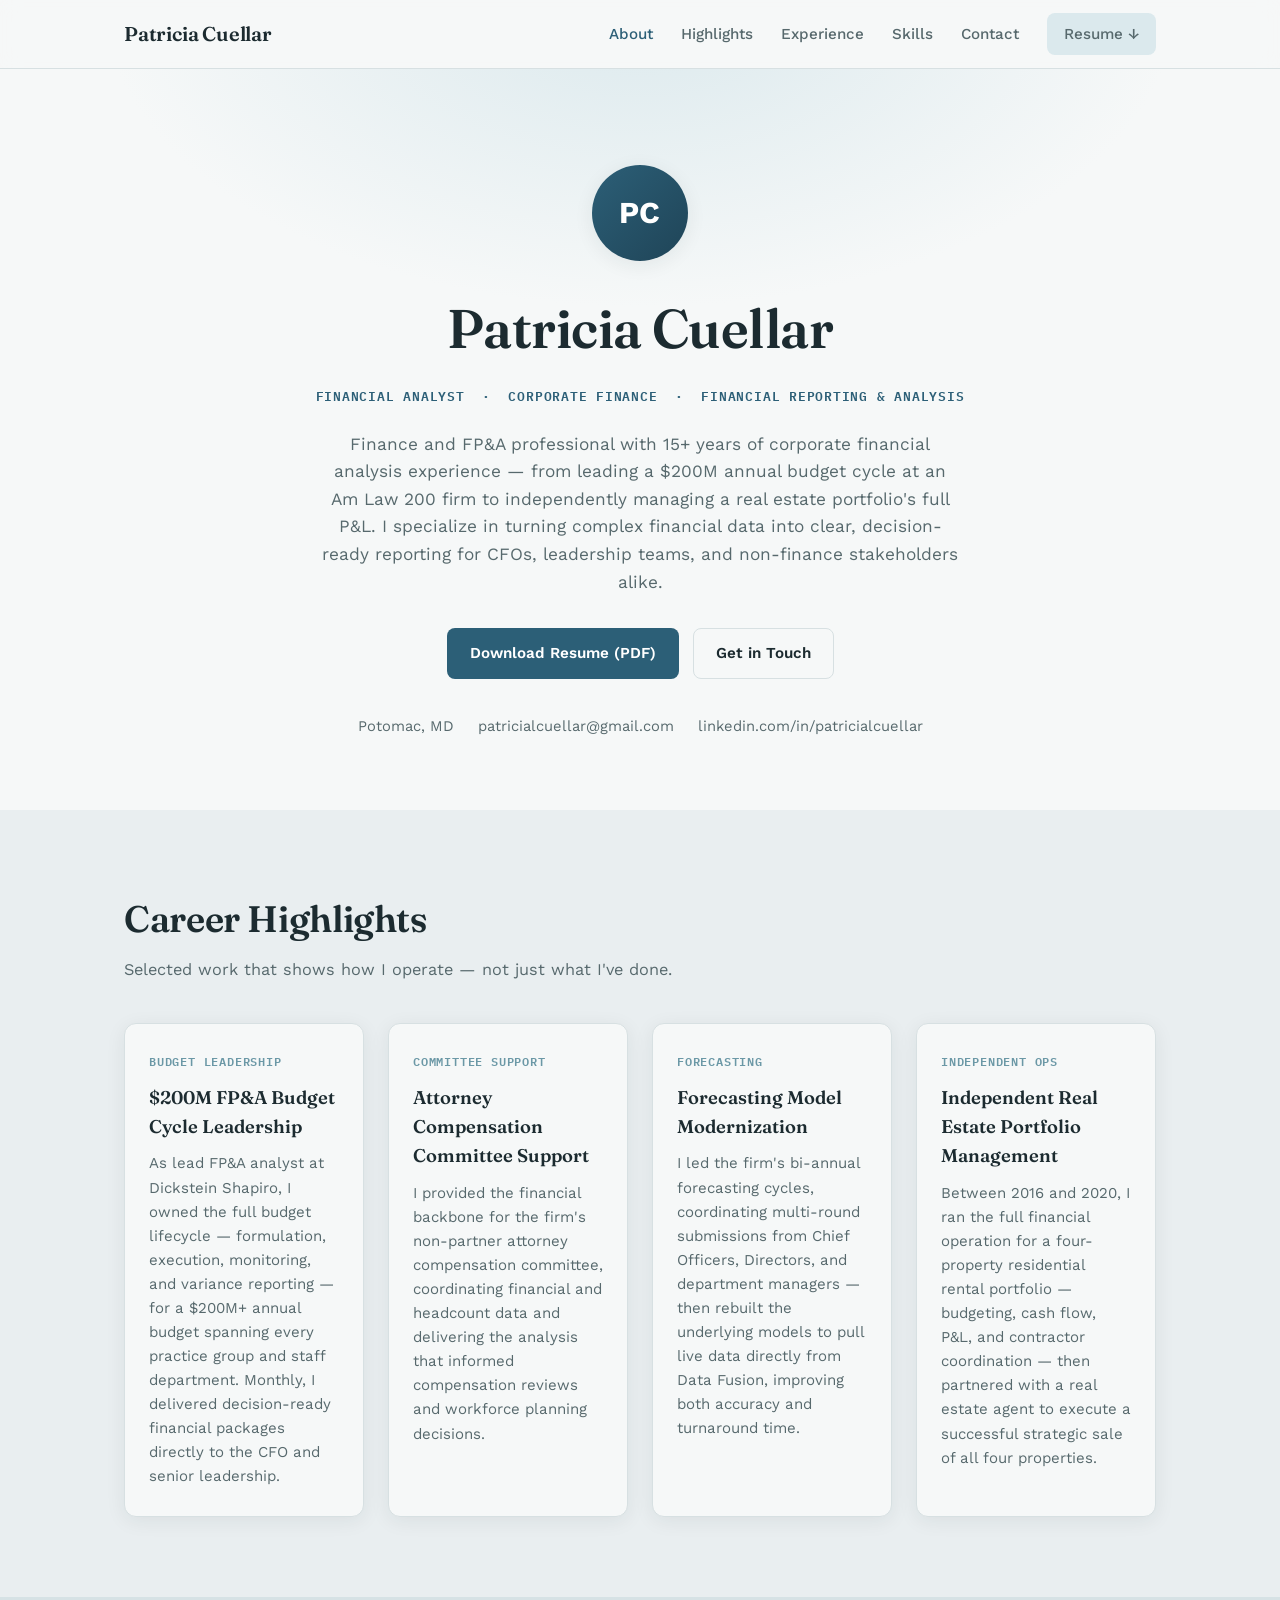
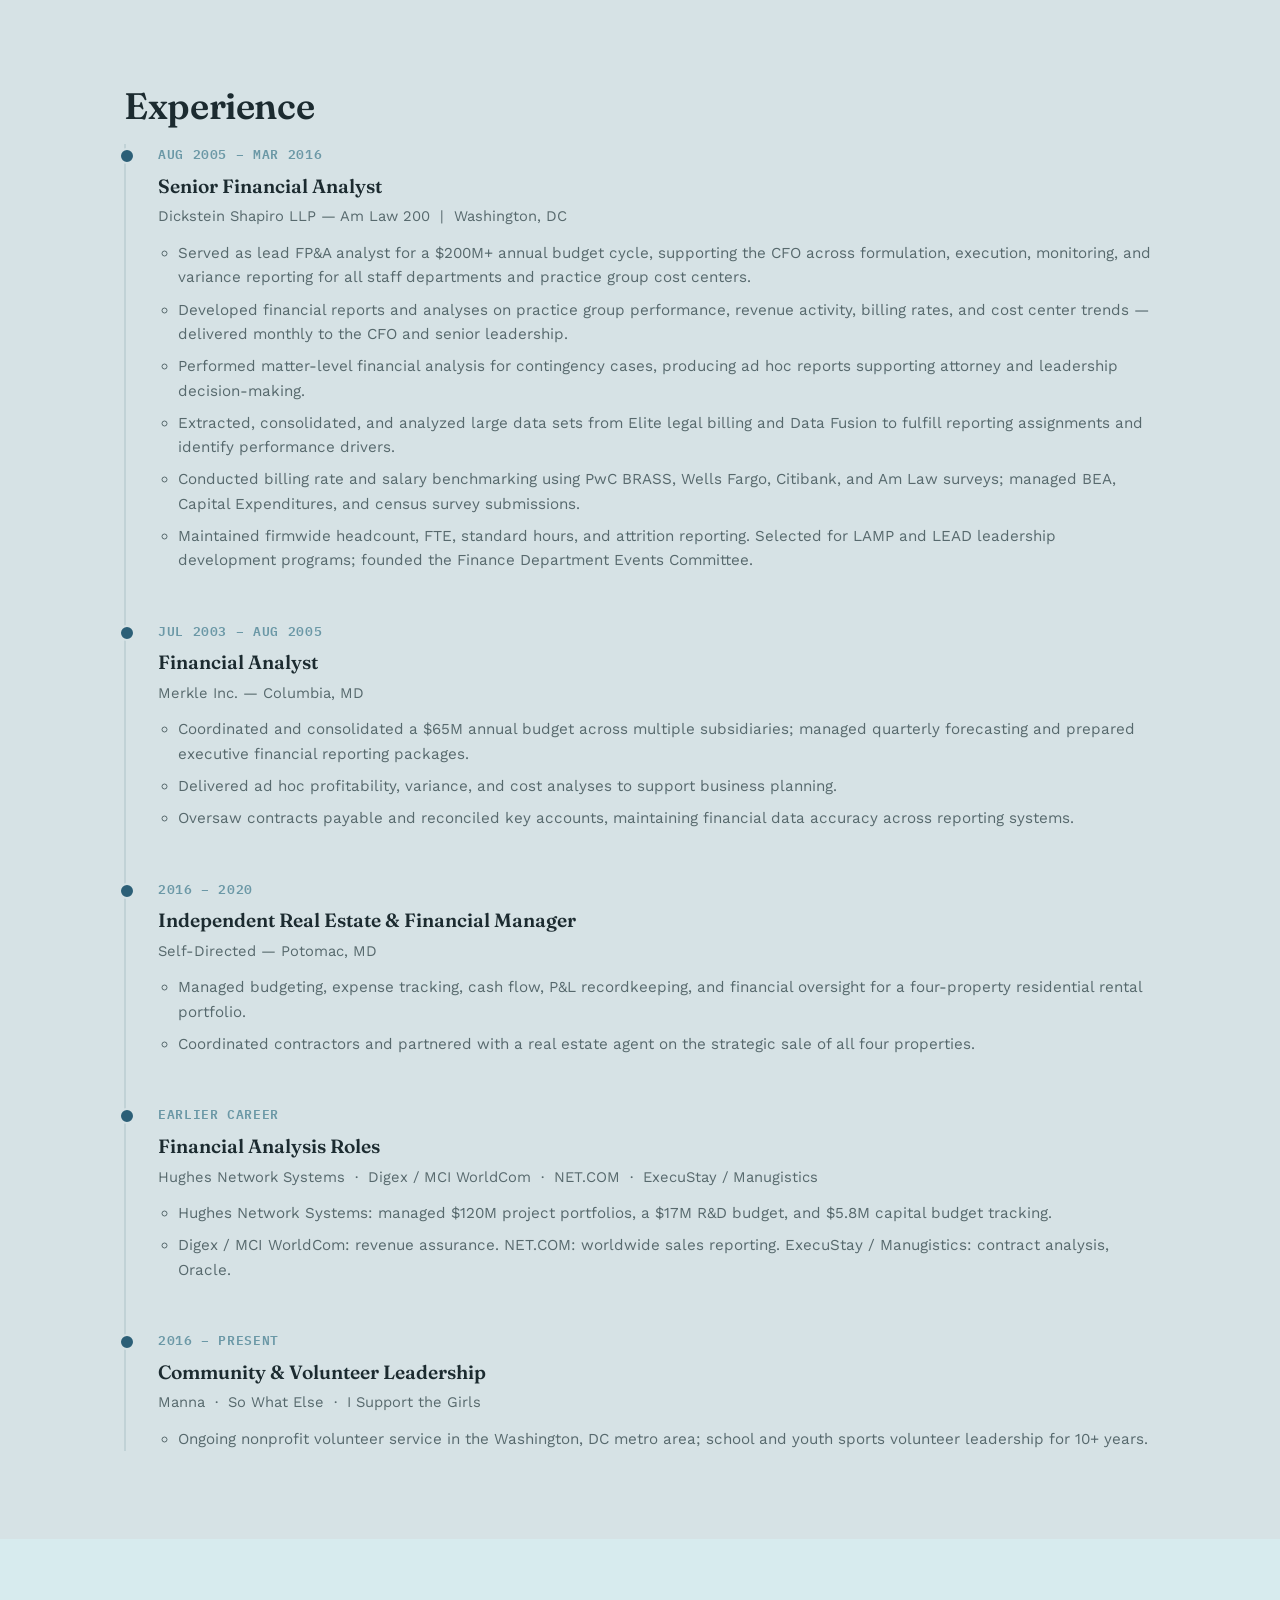
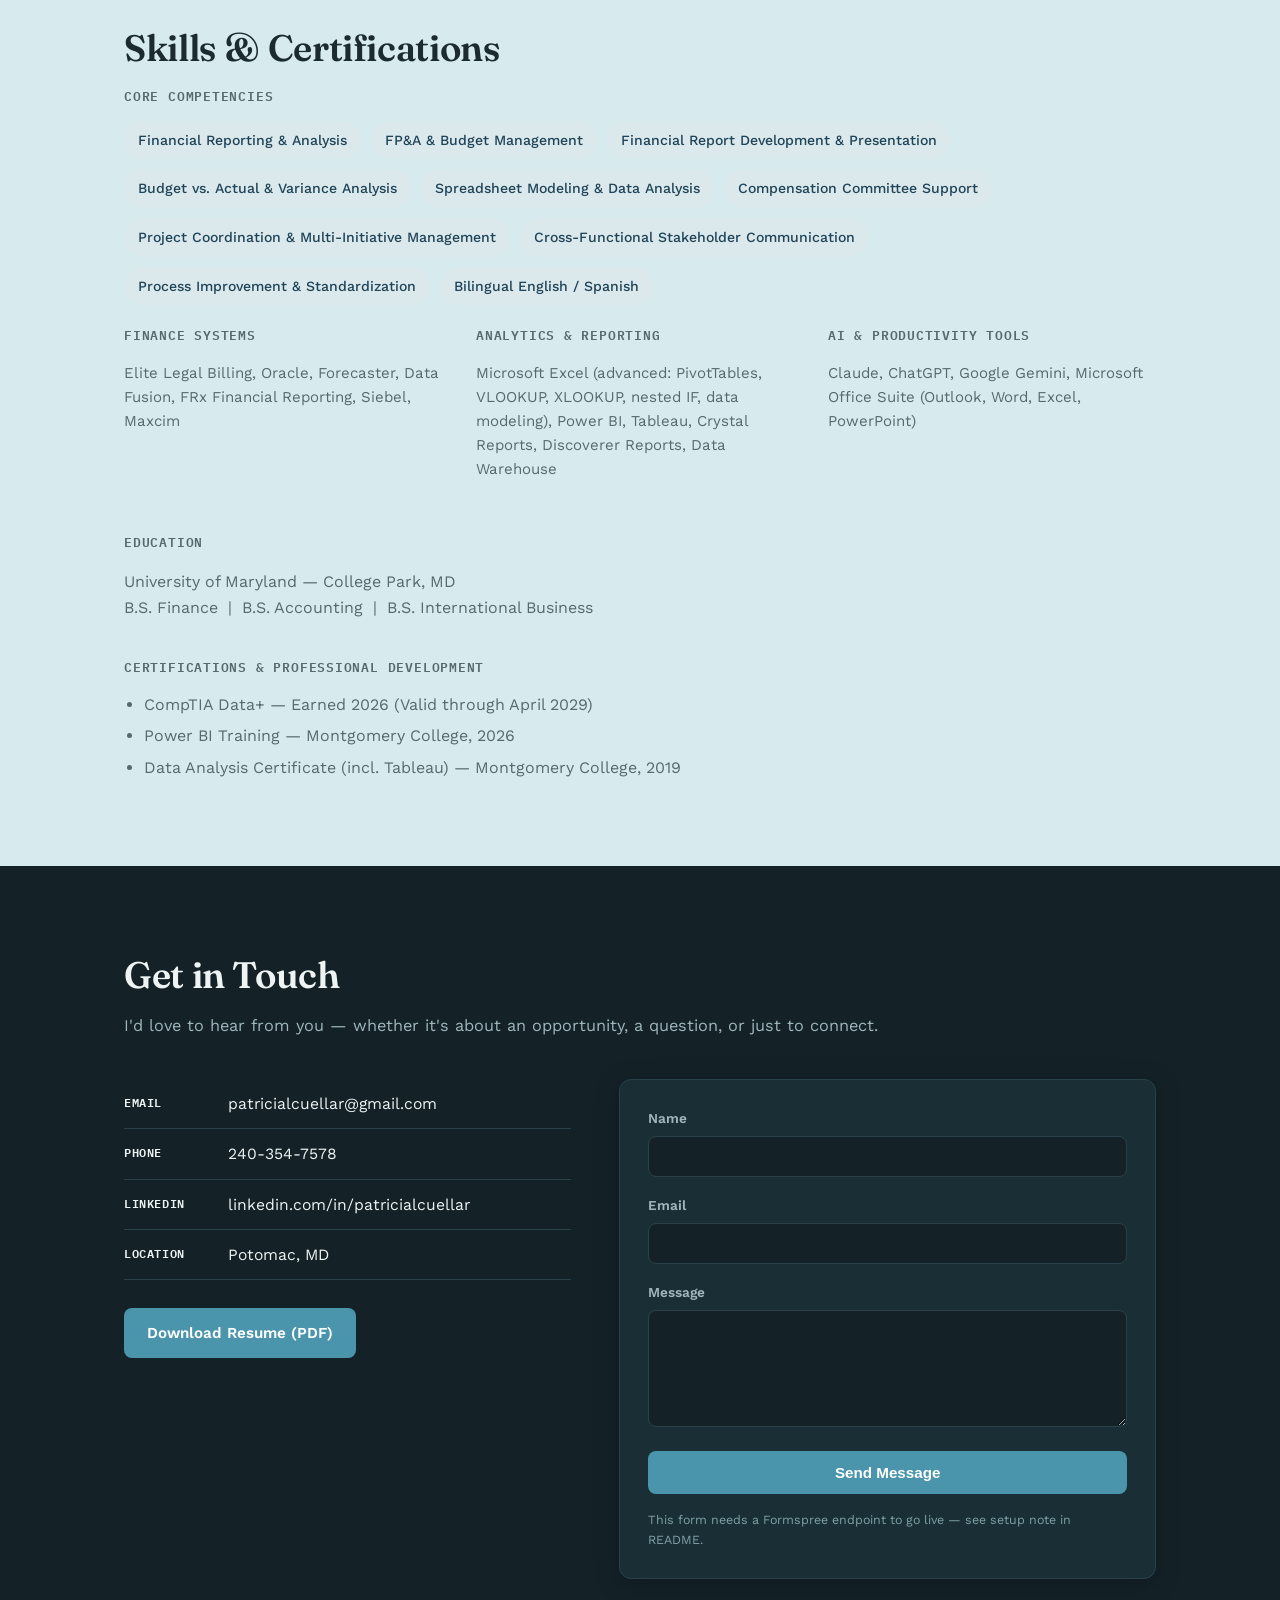
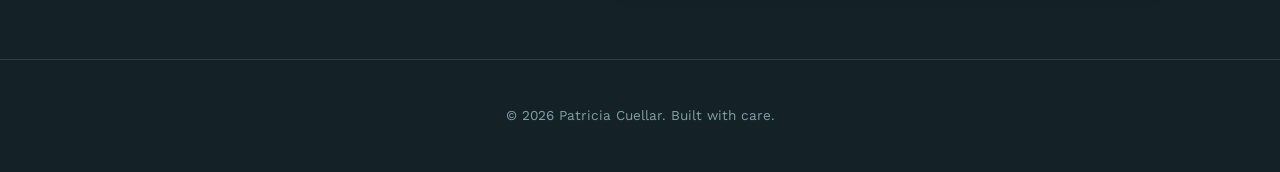
<file: index.html>
<!DOCTYPE html>
<html lang="en">
<head>
<meta charset="UTF-8">
<meta name="viewport" content="width=device-width, initial-scale=1.0">
<title>Patricia Cuellar — Financial Analyst | Corporate Finance</title>
<meta name="description" content="Patricia Cuellar — Finance & FP&A professional with 15+ years of corporate financial analysis experience. Portfolio, experience, and resume.">
<link rel="icon" href="data:image/svg+xml,%3Csvg xmlns='http://www.w3.org/2000/svg' viewBox='0 0 100 100'%3E%3Crect width='100' height='100' rx='20' fill='%232c5f77'/%3E%3Ctext x='50' y='68' font-size='50' font-family='Georgia,serif' fill='white' text-anchor='middle'%3EPC%3C/text%3E%3C/svg%3E">
<link rel="preconnect" href="https://fonts.googleapis.com">
<link rel="preconnect" href="https://fonts.gstatic.com" crossorigin>
<link href="https://fonts.googleapis.com/css2?family=Fraunces:opsz,wght@9..144,500;9..144,600;9..144,700&family=Work+Sans:wght@400;500;600;700&family=IBM+Plex+Mono:wght@500;600&display=swap" rel="stylesheet">
<link rel="stylesheet" href="css/style.css">
</head>
<body>

<a class="skip-link" href="#main">Skip to content</a>

<header class="site-header" id="top">
  <div class="wrap header-inner">
    <a href="#top" class="brand">Patricia Cuellar</a>
    <button class="nav-toggle" id="navToggle" aria-label="Toggle navigation" aria-expanded="false">
      <span></span><span></span><span></span>
    </button>
    <nav class="site-nav" id="siteNav">
      <a href="#about">About</a>
      <a href="#highlights">Highlights</a>
      <a href="#experience">Experience</a>
      <a href="#skills">Skills</a>
      <a href="#contact">Contact</a>
      <a href="assets/docs/Patricia-Cuellar-Resume.pdf" class="btn btn-small" target="_blank" rel="noopener">Resume ↓</a>
    </nav>
  </div>
</header>

<main id="main">

  <section class="hero" id="about">
    <div class="wrap hero-inner">
      <div class="avatar" aria-hidden="true">PC</div>
      <h1>Patricia Cuellar</h1>
      <p class="eyebrow">Financial Analyst &nbsp;·&nbsp; Corporate Finance &nbsp;·&nbsp; Financial Reporting &amp; Analysis</p>
      <p class="lede">
        Finance and FP&amp;A professional with 15+ years of corporate financial analysis experience —
        from leading a $200M annual budget cycle at an Am Law 200 firm to independently managing a
        real estate portfolio's full P&amp;L. I specialize in turning complex financial data into
        clear, decision-ready reporting for CFOs, leadership teams, and non-finance stakeholders alike.
      </p>
      <div class="hero-actions">
        <a href="assets/docs/Patricia-Cuellar-Resume.pdf" class="btn btn-primary" target="_blank" rel="noopener">Download Resume (PDF)</a>
        <a href="#contact" class="btn btn-ghost">Get in Touch</a>
      </div>
      <ul class="meta-row">
        <li>Potomac, MD</li>
        <li><a href="mailto:patricialcuellar@gmail.com">patricialcuellar@gmail.com</a></li>
        <li><a href="https://linkedin.com/in/patricialcuellar" target="_blank" rel="noopener">linkedin.com/in/patricialcuellar</a></li>
      </ul>
    </div>
  </section>

  <section class="section section-tint" id="highlights">
    <div class="wrap">
      <h2>Career Highlights</h2>
      <p class="section-sub">Selected work that shows how I operate — not just what I've done.</p>
      <div class="grid grid-4">

        <article class="card">
          <div class="card-eyebrow">Budget Leadership</div>
          <h3>$200M FP&amp;A Budget Cycle Leadership</h3>
          <p>As lead FP&amp;A analyst at Dickstein Shapiro, I owned the full budget lifecycle —
          formulation, execution, monitoring, and variance reporting — for a $200M+ annual budget
          spanning every practice group and staff department. Monthly, I delivered decision-ready
          financial packages directly to the CFO and senior leadership.</p>
        </article>

        <article class="card">
          <div class="card-eyebrow">Committee Support</div>
          <h3>Attorney Compensation Committee Support</h3>
          <p>I provided the financial backbone for the firm's non-partner attorney compensation
          committee, coordinating financial and headcount data and delivering the analysis that
          informed compensation reviews and workforce planning decisions.</p>
        </article>

        <article class="card">
          <div class="card-eyebrow">Forecasting</div>
          <h3>Forecasting Model Modernization</h3>
          <p>I led the firm's bi-annual forecasting cycles, coordinating multi-round submissions
          from Chief Officers, Directors, and department managers — then rebuilt the underlying
          models to pull live data directly from Data Fusion, improving both accuracy and
          turnaround time.</p>
        </article>

        <article class="card">
          <div class="card-eyebrow">Independent Ops</div>
          <h3>Independent Real Estate Portfolio Management</h3>
          <p>Between 2016 and 2020, I ran the full financial operation for a four-property
          residential rental portfolio — budgeting, cash flow, P&amp;L, and contractor coordination
          — then partnered with a real estate agent to execute a successful strategic sale of all
          four properties.</p>
        </article>

      </div>
    </div>
  </section>

  <section class="section section-alt" id="experience">
    <div class="wrap">
      <h2>Experience</h2>
      <ol class="timeline">

        <li class="timeline-item">
          <div class="timeline-when">Aug 2005 – Mar 2016</div>
          <div class="timeline-body">
            <h3>Senior Financial Analyst</h3>
            <p class="timeline-org">Dickstein Shapiro LLP — Am Law 200 &nbsp;|&nbsp; Washington, DC</p>
            <ul>
              <li>Served as lead FP&amp;A analyst for a $200M+ annual budget cycle, supporting the CFO across formulation, execution, monitoring, and variance reporting for all staff departments and practice group cost centers.</li>
              <li>Developed financial reports and analyses on practice group performance, revenue activity, billing rates, and cost center trends — delivered monthly to the CFO and senior leadership.</li>
              <li>Performed matter-level financial analysis for contingency cases, producing ad hoc reports supporting attorney and leadership decision-making.</li>
              <li>Extracted, consolidated, and analyzed large data sets from Elite legal billing and Data Fusion to fulfill reporting assignments and identify performance drivers.</li>
              <li>Conducted billing rate and salary benchmarking using PwC BRASS, Wells Fargo, Citibank, and Am Law surveys; managed BEA, Capital Expenditures, and census survey submissions.</li>
              <li>Maintained firmwide headcount, FTE, standard hours, and attrition reporting. Selected for LAMP and LEAD leadership development programs; founded the Finance Department Events Committee.</li>
            </ul>
          </div>
        </li>

        <li class="timeline-item">
          <div class="timeline-when">Jul 2003 – Aug 2005</div>
          <div class="timeline-body">
            <h3>Financial Analyst</h3>
            <p class="timeline-org">Merkle Inc. — Columbia, MD</p>
            <ul>
              <li>Coordinated and consolidated a $65M annual budget across multiple subsidiaries; managed quarterly forecasting and prepared executive financial reporting packages.</li>
              <li>Delivered ad hoc profitability, variance, and cost analyses to support business planning.</li>
              <li>Oversaw contracts payable and reconciled key accounts, maintaining financial data accuracy across reporting systems.</li>
            </ul>
          </div>
        </li>

        <li class="timeline-item">
          <div class="timeline-when">2016 – 2020</div>
          <div class="timeline-body">
            <h3>Independent Real Estate &amp; Financial Manager</h3>
            <p class="timeline-org">Self-Directed — Potomac, MD</p>
            <ul>
              <li>Managed budgeting, expense tracking, cash flow, P&amp;L recordkeeping, and financial oversight for a four-property residential rental portfolio.</li>
              <li>Coordinated contractors and partnered with a real estate agent on the strategic sale of all four properties.</li>
            </ul>
          </div>
        </li>

        <li class="timeline-item">
          <div class="timeline-when">Earlier Career</div>
          <div class="timeline-body">
            <h3>Financial Analysis Roles</h3>
            <p class="timeline-org">Hughes Network Systems &nbsp;·&nbsp; Digex / MCI WorldCom &nbsp;·&nbsp; NET.COM &nbsp;·&nbsp; ExecuStay / Manugistics</p>
            <ul>
              <li>Hughes Network Systems: managed $120M project portfolios, a $17M R&amp;D budget, and $5.8M capital budget tracking.</li>
              <li>Digex / MCI WorldCom: revenue assurance. NET.COM: worldwide sales reporting. ExecuStay / Manugistics: contract analysis, Oracle.</li>
            </ul>
          </div>
        </li>

        <li class="timeline-item">
          <div class="timeline-when">2016 – Present</div>
          <div class="timeline-body">
            <h3>Community &amp; Volunteer Leadership</h3>
            <p class="timeline-org">Manna &nbsp;·&nbsp; So What Else &nbsp;·&nbsp; I Support the Girls</p>
            <ul>
              <li>Ongoing nonprofit volunteer service in the Washington, DC metro area; school and youth sports volunteer leadership for 10+ years.</li>
            </ul>
          </div>
        </li>

      </ol>
    </div>
  </section>

  <section class="section section-teal" id="skills">
    <div class="wrap">
      <h2>Skills &amp; Certifications</h2>

      <h3 class="subheading">Core Competencies</h3>
      <ul class="tag-list">
        <li>Financial Reporting &amp; Analysis</li>
        <li>FP&amp;A &amp; Budget Management</li>
        <li>Financial Report Development &amp; Presentation</li>
        <li>Budget vs. Actual &amp; Variance Analysis</li>
        <li>Spreadsheet Modeling &amp; Data Analysis</li>
        <li>Compensation Committee Support</li>
        <li>Project Coordination &amp; Multi-Initiative Management</li>
        <li>Cross-Functional Stakeholder Communication</li>
        <li>Process Improvement &amp; Standardization</li>
        <li>Bilingual English / Spanish</li>
      </ul>

      <div class="grid grid-3 skills-grid">
        <div class="skill-block">
          <h3 class="subheading">Finance Systems</h3>
          <p>Elite Legal Billing, Oracle, Forecaster, Data Fusion, FRx Financial Reporting, Siebel, Maxcim</p>
        </div>
        <div class="skill-block">
          <h3 class="subheading">Analytics &amp; Reporting</h3>
          <p>Microsoft Excel (advanced: PivotTables, VLOOKUP, XLOOKUP, nested IF, data modeling), Power BI, Tableau, Crystal Reports, Discoverer Reports, Data Warehouse</p>
        </div>
        <div class="skill-block">
          <h3 class="subheading">AI &amp; Productivity Tools</h3>
          <p>Claude, ChatGPT, Google Gemini, Microsoft Office Suite (Outlook, Word, Excel, PowerPoint)</p>
        </div>
      </div>

      <h3 class="subheading">Education</h3>
      <p class="plain">University of Maryland — College Park, MD<br>
      B.S. Finance &nbsp;|&nbsp; B.S. Accounting &nbsp;|&nbsp; B.S. International Business</p>

      <h3 class="subheading">Certifications &amp; Professional Development</h3>
      <ul class="plain-list">
        <li>CompTIA Data+ — Earned 2026 (Valid through April 2029)</li>
        <li>Power BI Training — Montgomery College, 2026</li>
        <li>Data Analysis Certificate (incl. Tableau) — Montgomery College, 2019</li>
      </ul>
    </div>
  </section>

  <section class="section section-dark" id="contact">
    <div class="wrap contact-wrap">
      <h2>Get in Touch</h2>
      <p class="section-sub">I'd love to hear from you — whether it's about an opportunity, a question, or just to connect.</p>

      <div class="contact-grid">
        <div class="contact-info">
          <ul class="contact-list">
            <li><span class="contact-label">Email</span><a href="mailto:patricialcuellar@gmail.com">patricialcuellar@gmail.com</a></li>
            <li><span class="contact-label">Phone</span><a href="tel:+12403547578">240-354-7578</a></li>
            <li><span class="contact-label">LinkedIn</span><a href="https://linkedin.com/in/patricialcuellar" target="_blank" rel="noopener">linkedin.com/in/patricialcuellar</a></li>
            <li><span class="contact-label">Location</span><span>Potomac, MD</span></li>
          </ul>
          <a href="assets/docs/Patricia-Cuellar-Resume.pdf" class="btn btn-primary" target="_blank" rel="noopener">Download Resume (PDF)</a>
        </div>

        <form class="contact-form" id="contactForm" action="https://formspree.io/f/YOUR_FORM_ID" method="POST">
          <label for="name">Name</label>
          <input type="text" id="name" name="name" required>

          <label for="email">Email</label>
          <input type="email" id="email" name="_replyto" required>

          <label for="message">Message</label>
          <textarea id="message" name="message" rows="5" required></textarea>

          <button type="submit" class="btn btn-primary">Send Message</button>
          <p class="form-note" id="formNote">This form needs a Formspree endpoint to go live — see setup note in README.</p>
        </form>
      </div>
    </div>
  </section>

</main>

<footer class="site-footer">
  <div class="wrap">
    <p>© <span id="year"></span> Patricia Cuellar. Built with care.</p>
  </div>
</footer>

<script src="js/script.js"></script>
</body>
</html>
</file>
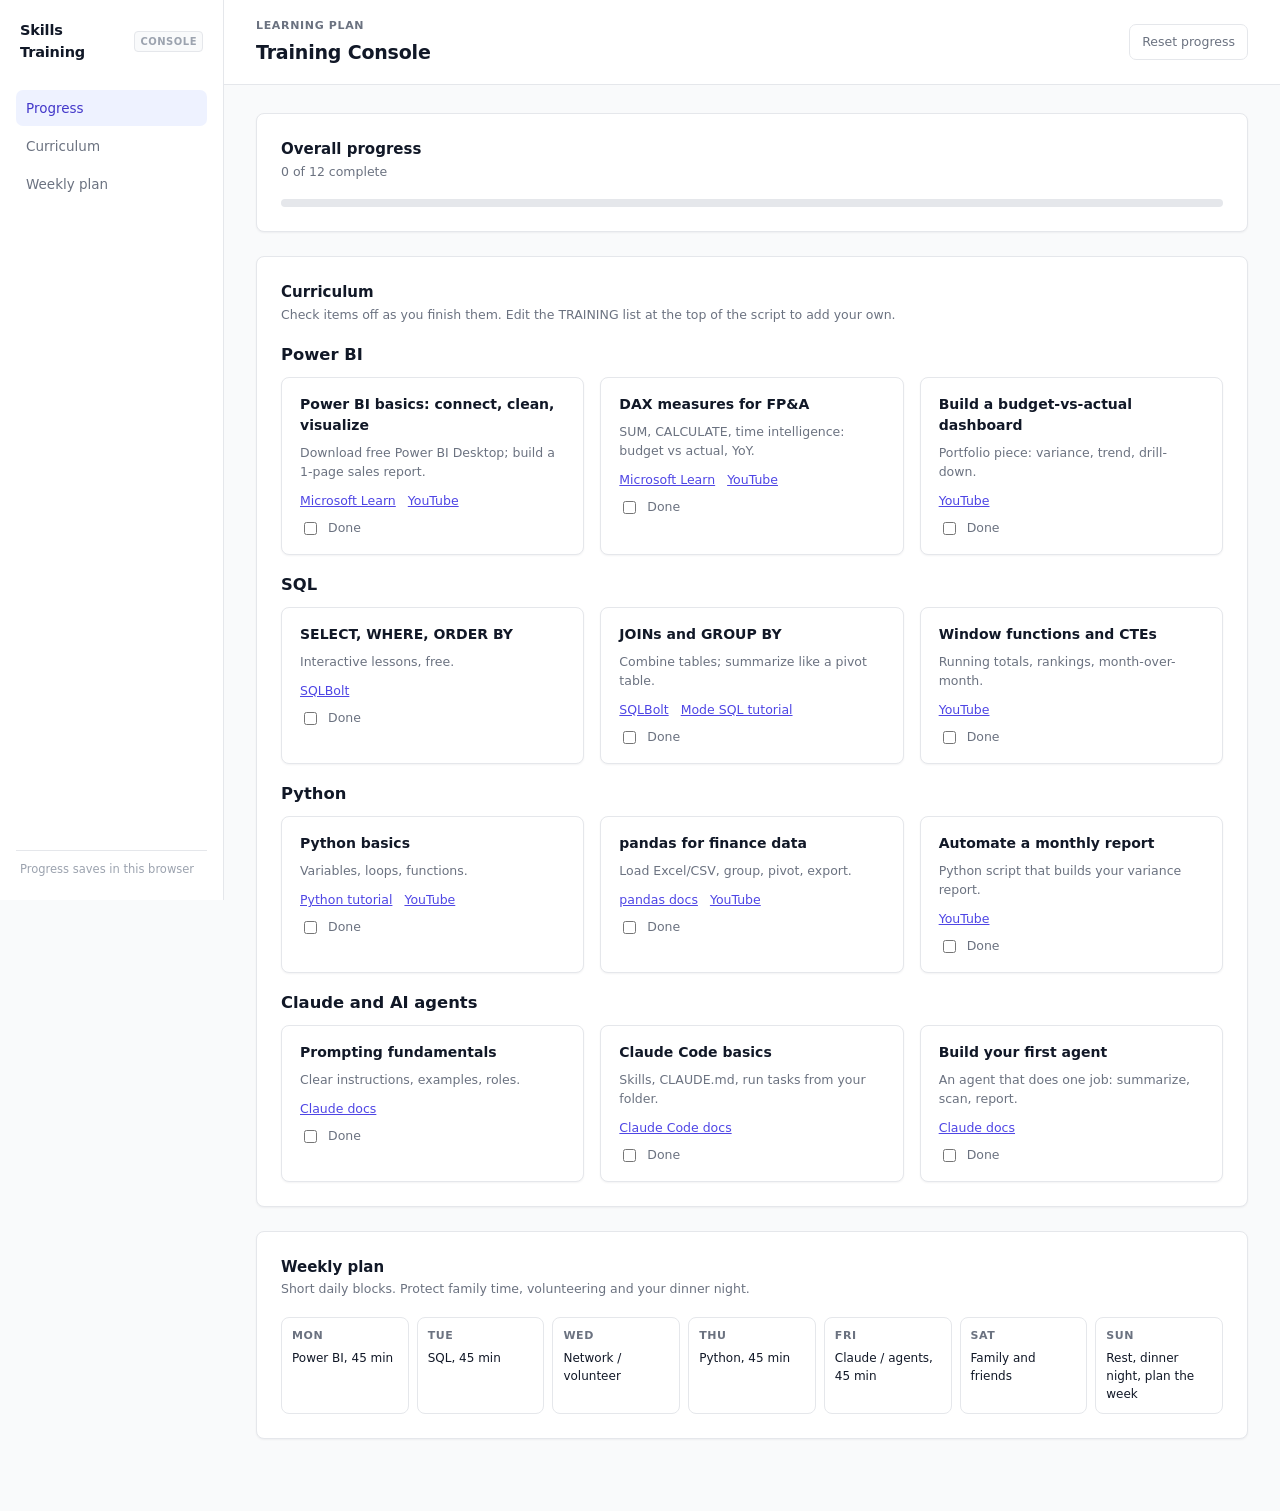
<file: console-training/index.html>
<!DOCTYPE html>
<html lang="en"><head><meta charset="UTF-8"><meta name="viewport" content="width=device-width, initial-scale=1.0">
<title>Training Console</title><style>
  :root{
    --bg:#f9fafb; --surface:#ffffff;
    --border:#e5e7eb; --border-strong:#d1d5db;
    --text-primary:#111827; --text-secondary:#6b7280; --text-tertiary:#9ca3af;
    --accent:#4f46e5; --accent-hover:#4338ca; --accent-subtle:#eef2ff; --accent-border:#c7d2fe;
    --success:#16a34a; --success-subtle:#f0fdf4; --success-border:#bbf7d0;
    --warning:#b45309; --warning-subtle:#fffbeb; --warning-border:#fde68a;
    --shadow-sm:0 1px 2px rgba(16,24,40,.05); --shadow-md:0 4px 12px rgba(16,24,40,.08);
    --font-sans:-apple-system,BlinkMacSystemFont,"Segoe UI",system-ui,sans-serif;
    --font-mono:ui-monospace,"SF Mono","Cascadia Code","Roboto Mono",Menlo,Consolas,monospace;
  }
  *,*::before,*::after{box-sizing:border-box;}
  html{scroll-behavior:smooth;}
  body{margin:0;background:var(--bg);color:var(--text-primary);font-family:var(--font-sans);font-size:14px;line-height:1.5;-webkit-font-smoothing:antialiased;}
  h1,h2,h3,p{margin:0;}
  button,input,select{font:inherit;color:inherit;}
  button{background:none;border:none;cursor:pointer;}
  a{color:inherit;}
  .mono{font-family:var(--font-mono);font-variant-numeric:tabular-nums;}
  :focus-visible{outline:2px solid var(--accent);outline-offset:2px;border-radius:4px;}
  code{font-family:var(--font-mono);}

  /* layout */
  .app-shell{display:flex;min-height:100vh;}
  .sidebar{width:224px;flex-shrink:0;position:fixed;top:0;left:0;bottom:0;background:var(--surface);border-right:1px solid var(--border);padding:20px 16px;display:flex;flex-direction:column;overflow-y:auto;}
  .main{margin-left:224px;flex:1;min-width:0;}
  .content{display:flex;flex-direction:column;gap:24px;padding:28px 32px 72px;}
  .grid-2col{display:grid;grid-template-columns:1fr 336px;gap:24px;align-items:start;}
  @media (max-width:1100px){ .grid-2col{grid-template-columns:1fr;} }
  section{scroll-margin-top:88px;}

  /* sidebar */
  .back-link{font-size:12.5px;color:var(--text-tertiary);text-decoration:none;display:block;margin-bottom:6px;}
  .back-link:hover{color:var(--accent);}
  .arch-link{font-size:11px;color:var(--text-tertiary);text-decoration:none;display:block;margin-bottom:22px;}
  .arch-link:hover{color:var(--accent);}
  .brand{display:flex;align-items:center;gap:8px;padding:0 4px;margin-bottom:4px;}
  .brand-mark{width:26px;height:26px;border-radius:7px;background:var(--accent-subtle);color:var(--accent);display:flex;align-items:center;justify-content:center;flex-shrink:0;}
  .brand-mark svg{width:15px;height:15px;}
  .brand-name{font-size:14.5px;font-weight:650;letter-spacing:-.01em;}
  .brand-tag{font-size:10px;font-weight:600;text-transform:uppercase;letter-spacing:.05em;color:var(--text-tertiary);background:var(--bg);border:1px solid var(--border);border-radius:4px;padding:2px 5px;margin-left:auto;}
  .nav{display:flex;flex-direction:column;gap:2px;margin-top:22px;}
  .nav-item{display:flex;align-items:center;gap:10px;padding:8px 10px;border-radius:7px;font-size:13.5px;font-weight:500;color:var(--text-secondary);text-decoration:none;}
  .nav-item svg{width:16px;height:16px;flex-shrink:0;color:var(--text-tertiary);}
  .nav-item:hover{background:var(--bg);color:var(--text-primary);}
  .nav-item.active{background:var(--accent-subtle);color:var(--accent-hover);}
  .nav-item.active svg{color:var(--accent);}
  .sidebar-footer{margin-top:auto;padding:10px 4px 2px;border-top:1px solid var(--border);font-size:11.5px;color:var(--text-tertiary);}

  /* icons */
  .icon{width:16px;height:16px;fill:none;stroke:currentColor;stroke-width:1.75;stroke-linecap:round;stroke-linejoin:round;}
  .icon-fill{fill:currentColor;stroke:none;}
  .icon-sm{width:13px;height:13px;}
  .icon-xs{width:11px;height:11px;flex-shrink:0;color:var(--text-tertiary);}

  /* topbar */
  .topbar{position:sticky;top:0;z-index:30;display:flex;align-items:center;gap:20px;padding:18px 32px;background:rgba(255,255,255,.92);backdrop-filter:blur(6px) saturate(180%);border-bottom:1px solid var(--border);}
  .topbar-title{flex:1;min-width:0;}
  .eyebrow{font-size:11px;font-weight:600;text-transform:uppercase;letter-spacing:.06em;color:var(--text-secondary);margin-bottom:3px;}
  .topbar h1{font-size:19px;font-weight:650;letter-spacing:-.01em;}
  .status-inline{display:flex;align-items:center;gap:8px;font-size:13px;color:var(--text-secondary);white-space:nowrap;opacity:0;transform:translateX(6px);transition:opacity .2s,transform .2s;pointer-events:none;}
  .status-inline.visible{opacity:1;transform:translateX(0);}
  .spinner-sm{width:12px;height:12px;border:2px solid var(--border);border-top-color:var(--accent);border-radius:50%;animation:spin .7s linear infinite;flex-shrink:0;}
  @keyframes spin{to{transform:rotate(360deg);}}

  /* buttons */
  .btn-primary{display:inline-flex;align-items:center;gap:8px;padding:9px 16px;background:var(--accent);color:#fff;border-radius:8px;font-size:13.5px;font-weight:600;box-shadow:var(--shadow-sm);transition:background .15s;flex-shrink:0;}
  .btn-primary:hover{background:var(--accent-hover);}
  .btn-ghost{display:inline-flex;align-items:center;gap:6px;padding:8px 12px;border:1px solid var(--border);border-radius:7px;font-size:12.5px;font-weight:500;color:var(--text-secondary);background:var(--surface);flex-shrink:0;}
  .btn-ghost:hover{border-color:var(--border-strong);color:var(--text-primary);}
  input:disabled,button:disabled{opacity:.68;cursor:default;}

  /* run popover */
  .run-controls{position:relative;display:flex;gap:8px;flex-shrink:0;}
  .run-popover{position:absolute;top:calc(100% + 10px);right:0;width:300px;background:var(--surface);border:1px solid var(--border);border-radius:10px;box-shadow:var(--shadow-md);padding:16px 18px 14px;font-size:12.5px;color:var(--text-secondary);line-height:1.6;z-index:40;}
  .run-popover code{background:var(--bg);border:1px solid var(--border);border-radius:4px;padding:1px 5px;font-size:11.5px;color:var(--text-primary);}
  .popover-close{position:absolute;top:8px;right:10px;font-size:16px;color:var(--text-tertiary);line-height:1;padding:2px;}
  .popover-close:hover{color:var(--text-primary);}

  /* cards */
  .card{background:var(--surface);border:1px solid var(--border);border-radius:8px;box-shadow:var(--shadow-sm);padding:24px;}
  .section-head{margin-bottom:18px;}
  .section-head h2{font-size:15px;font-weight:650;}
  .section-sub{font-size:12.5px;color:var(--text-secondary);margin-top:2px;}
  .reports-head{display:flex;align-items:flex-start;justify-content:space-between;gap:16px;}

  /* get started */
  .getstarted-card{padding:36px 40px;max-width:640px;}
  .getstarted-card h2{font-size:19px;font-weight:650;letter-spacing:-.01em;margin:0 0 10px;}
  .getstarted-intro{font-size:13.5px;color:var(--text-secondary);line-height:1.6;margin:0 0 30px;}
  .getstarted-steps{list-style:none;margin:0;padding:0;display:flex;flex-direction:column;gap:24px;}
  .getstarted-step{display:flex;gap:14px;align-items:flex-start;}
  .getstarted-step-num{display:flex;align-items:center;justify-content:center;width:26px;height:26px;border-radius:50%;background:var(--accent-subtle);border:1px solid var(--accent-border);color:var(--accent-hover);font-weight:700;font-size:12.5px;flex-shrink:0;margin-top:1px;}
  .getstarted-step-body{flex:1;min-width:0;}
  .getstarted-step-title{font-size:13.5px;font-weight:650;color:var(--text-primary);margin:0 0 4px;}
  .getstarted-step-text{font-size:13px;color:var(--text-secondary);line-height:1.6;margin:0;}
  .getstarted-prompt-box{display:flex;align-items:center;gap:10px;margin-top:10px;background:var(--bg);border:1px solid var(--border);border-radius:7px;padding:10px 12px;}
  .getstarted-prompt-box code{flex:1;font-family:var(--font-mono);font-size:12px;color:var(--text-primary);white-space:pre-wrap;word-break:break-word;}
  .getstarted-prompt-box .btn-ghost{flex-shrink:0;}

  /* notices */
  .fatal-banner{background:var(--warning-subtle);border:1px solid var(--warning-border);border-radius:9px;padding:16px 20px;}
  .fatal-banner h3{font-size:14px;font-weight:650;color:var(--warning);margin-bottom:6px;}
  .fatal-banner p{font-size:13px;color:var(--text-secondary);line-height:1.6;margin:0;}
  .fatal-banner code{background:#fff;border:1px solid var(--warning-border);border-radius:4px;padding:1px 6px;font-size:12px;}
  .warn-banner{background:var(--warning-subtle);border:1px solid var(--warning-border);color:#92400e;padding:10px 14px;border-radius:7px;font-size:12.5px;margin-bottom:14px;}
  .notice-banner{background:var(--accent-subtle);border:1px solid var(--accent-border);color:var(--accent-hover);padding:10px 14px;border-radius:7px;font-size:12.5px;margin-bottom:14px;}
  .registry-banner{display:flex;align-items:center;justify-content:space-between;gap:14px;margin-bottom:0;}
  .registry-banner[hidden]{display:none;}
  .registry-banner code{background:#fff;border:1px solid var(--warning-border);border-radius:4px;padding:1px 6px;font-size:12px;}
  .registry-banner-close{flex-shrink:0;font-size:16px;line-height:1;color:inherit;opacity:.6;padding:2px 4px;}
  .registry-banner-close:hover{opacity:1;}
  .empty-state{font-size:13px;color:var(--text-tertiary);padding:28px 0;text-align:center;}
  .readonly-note{font-size:12px;color:var(--text-tertiary);background:var(--bg);border-left:2px solid var(--border-strong);padding:8px 12px;border-radius:4px;margin-bottom:18px;}
  .readonly-note code{font-size:11.5px;}
  .inline-error{font-size:12.5px;color:var(--warning);margin-bottom:14px;}
  .raw-fallback{display:block;font-size:12.5px;color:var(--text-secondary);white-space:pre-wrap;background:var(--bg);border:1px dashed var(--border-strong);border-radius:6px;padding:8px 10px;}
  .parse-fail{font-size:12.5px;color:var(--text-tertiary);font-style:italic;}

  /* profile fields */
  .field{padding:16px 0;border-bottom:1px solid var(--border);}
  .field:first-child{padding-top:0;}
  .field:last-child{border-bottom:none;padding-bottom:0;}
  .field-label{display:block;font-size:11.5px;font-weight:650;text-transform:uppercase;letter-spacing:.045em;color:var(--text-secondary);margin-bottom:11px;}
  .field-sentence{font-size:14px;color:var(--text-primary);}

  .chip-row{display:flex;flex-wrap:wrap;gap:8px;}
  .chip{display:inline-flex;align-items:center;gap:7px;padding:6px 12px;background:#f3f4f6;border:1px solid var(--border);border-radius:999px;font-size:12.5px;color:var(--text-primary);}
  .chip--muted{background:transparent;border-style:dashed;border-color:var(--border-strong);color:var(--text-tertiary);text-decoration:line-through;text-decoration-color:var(--border-strong);}
  .excluded-row{display:flex;align-items:center;gap:10px;margin-top:12px;}
  .excluded-label{font-size:10.5px;font-weight:650;text-transform:uppercase;letter-spacing:.05em;color:var(--text-tertiary);}

  .toggle-row{display:flex;flex-wrap:wrap;gap:8px;}
  .toggle-chip{padding:7px 14px;border-radius:999px;border:1px solid var(--accent-border);background:var(--accent-subtle);font-size:13px;color:var(--accent-hover);font-weight:600;display:inline-block;}

  .input-prefix{display:inline-flex;align-items:center;border:1px solid var(--border);border-radius:7px;padding:0 10px;background:var(--surface);max-width:170px;}
  .input-prefix span{color:var(--text-tertiary);font-size:14px;}
  .input-prefix input{border:none;padding:8px 4px;flex:1;min-width:0;background:none;}
  .input-prefix input:focus{outline:none;}

  .checkbox-row{display:flex;flex-direction:column;gap:2px;}
  .checkbox{display:flex;align-items:center;gap:9px;font-size:13.5px;padding:5px 4px;border-radius:6px;width:fit-content;}
  .checkbox input{width:15px;height:15px;accent-color:var(--accent);}

  .num-input{width:48px;border:1px solid var(--border);border-radius:6px;padding:4px 6px;text-align:center;font-size:13.5px;margin:0 3px;background:var(--surface);}

  /* scoring rubric (collapsible) */
  .field:has(+ .field[hidden]){border-bottom:none;padding-bottom:0;}
  .rubric-toggle{display:flex;align-items:center;gap:8px;width:100%;padding:0;text-align:left;}
  .rubric-toggle-label{font-size:11.5px;font-weight:650;text-transform:uppercase;letter-spacing:.045em;color:var(--text-secondary);}
  .rubric-toggle:hover .rubric-toggle-label{color:var(--text-primary);}
  .rubric-toggle[aria-expanded="true"] .chevron{background:var(--accent-subtle);color:var(--accent);}
  .rubric-toggle[aria-expanded="true"] .chevron-icon{transform:rotate(90deg);}
  .rubric-panel{max-height:0;opacity:0;overflow:hidden;transition:max-height .28s ease,opacity .22s ease;}
  .rubric-panel.open{opacity:1;}
  .rubric-panel>*:last-child{margin-bottom:0;}
  .rubric-intro{font-size:13px;color:var(--text-primary);line-height:1.6;margin:14px 0 6px;}
  .rubric-intro code{background:var(--bg);border:1px solid var(--border);border-radius:4px;padding:1px 5px;font-size:11.5px;color:var(--text-primary);}
  .rubric-sub{margin:16px 0 2px;}
  .rubric-sub-title{font-size:12px;font-weight:650;color:var(--text-primary);margin:0 0 6px;}
  .rubric-row{display:flex;align-items:flex-start;gap:10px;padding:3px 0;}
  .rubric-chip{display:inline-flex;align-items:center;justify-content:center;min-width:23px;height:21px;padding:0 6px;border-radius:6px;background:var(--accent-subtle);border:1px solid var(--accent-border);color:var(--accent-hover);font-weight:700;font-size:12px;flex-shrink:0;margin-top:1px;}
  .rubric-anchor-text{font-size:12.5px;color:var(--text-secondary);line-height:1.5;padding-top:2px;}
  .rubric-note{font-size:12px;color:var(--text-tertiary);font-style:italic;line-height:1.5;margin:6px 0;}
  .rubric-calibration{margin:18px 0 0;padding-top:14px;border-top:1px dashed var(--border);}
  .rubric-calibration .rubric-sub-title{color:var(--text-tertiary);}
  .rubric-calib-row{display:flex;justify-content:space-between;gap:12px;font-size:11.5px;color:var(--text-tertiary);padding:3px 0;line-height:1.4;}
  .rubric-calib-row span:last-child{flex-shrink:0;}

  /* job boards */
  .board-card{border:1px solid var(--border);border-radius:8px;padding:15px 16px;margin-bottom:10px;background:var(--surface);}
  .board-card:last-child{margin-bottom:0;}
  .board-disabled{background:#fafafa;}
  .board-head{display:flex;align-items:center;gap:10px;margin-bottom:7px;}
  .board-mark{width:28px;height:28px;border-radius:7px;background:var(--accent-subtle);color:var(--accent-hover);display:flex;align-items:center;justify-content:center;font-size:11.5px;font-weight:700;flex-shrink:0;}
  .board-disabled .board-mark{background:#ececec;color:var(--text-tertiary);}
  .board-name{display:flex;align-items:center;gap:8px;flex-wrap:wrap;}
  .board-name strong{font-size:13.5px;font-weight:650;}
  .board-disabled .board-name strong{color:var(--text-secondary);}
  .status-pill{display:inline-flex;align-items:center;gap:5px;font-size:10.5px;font-weight:650;padding:3px 8px 3px 7px;border-radius:999px;}
  .status-connected{background:var(--success-subtle);color:var(--success);border:1px solid var(--success-border);}
  .status-connected .dot{width:6px;height:6px;border-radius:50%;background:var(--success);flex-shrink:0;}
  .status-soon{background:#eef0f2;color:var(--text-tertiary);}
  .board-meta{font-size:12.5px;color:var(--text-secondary);margin-left:38px;}

  /* reports */
  .stats-row{font-size:13px;color:var(--text-secondary);padding-bottom:18px;margin-bottom:14px;border-bottom:1px solid var(--border);}
  .stats-row .mono{color:var(--text-primary);font-weight:600;}
  .report-picker{border:1px solid var(--border);border-radius:7px;padding:7px 10px;font-size:12.5px;background:var(--surface);max-width:230px;flex-shrink:0;}
  .report-picker:focus{border-color:var(--accent);}
  .table-wrap{overflow-x:auto;margin:0 -24px;padding:0 24px;}
  .report-table{width:100%;min-width:860px;border-collapse:collapse;table-layout:fixed;}
  .report-table th{text-align:left;text-transform:uppercase;letter-spacing:.06em;font-size:10.5px;font-weight:650;color:var(--text-tertiary);padding:7px 8px;border-bottom:1px solid var(--border-strong);}
  .report-table th.sortable{cursor:pointer;user-select:none;}
  .report-table th.sortable:hover{color:var(--text-secondary);}
  .report-table th.sortable:focus-visible{outline:2px solid var(--accent);outline-offset:-2px;border-radius:3px;}
  .report-table th.sort-active{color:var(--text-primary);}
  .sort-arrow{display:inline-block;margin-left:3px;font-size:9px;color:var(--border-strong);}
  .report-table th.sort-active .sort-arrow{color:var(--accent);}
  .report-table td{padding:8px 8px;border-bottom:1px solid var(--border);vertical-align:middle;font-size:13px;color:var(--text-primary);}
  .data-row{cursor:pointer;}
  .data-row:hover{background:#fafafb;}
  .data-row.open{background:var(--accent-subtle);}
  .chevron{display:inline-flex;align-items:center;justify-content:center;width:20px;height:20px;border-radius:6px;color:var(--text-tertiary);flex-shrink:0;vertical-align:middle;transition:background .15s,color .15s;}
  .chevron-icon{width:14px;height:14px;stroke-width:2.5;transition:transform .18s ease;}
  .data-row:hover .chevron,.data-row:focus-visible .chevron{background:var(--bg);color:var(--text-secondary);}
  .data-row.open .chevron{background:var(--accent-subtle);color:var(--accent);}
  .data-row.open .chevron-icon{transform:rotate(90deg);}
  .c-rank{text-align:center;white-space:nowrap;color:var(--text-tertiary);font-size:12px;}
  .c-fit{white-space:nowrap;}
  .fit-score{display:block;font-family:var(--font-mono);font-weight:700;font-size:13px;color:var(--text-primary);font-variant-numeric:tabular-nums;}
  .fit-score small{font-size:10px;font-weight:500;color:var(--text-tertiary);}
  .fit-bar{display:block;font-family:var(--font-mono);font-size:11px;margin-top:2px;}
  .fit-bar .filled{color:var(--accent);}
  .fit-bar .empty{color:var(--border-strong);}
  .c-title{font-weight:600;}
  .c-location .muted{color:var(--text-tertiary);}
  .c-salary{font-family:var(--font-mono);text-align:right;font-variant-numeric:tabular-nums;font-size:12px;}
  .c-apply{text-align:right;white-space:nowrap;}
  .c-apply a{color:var(--accent-hover);font-weight:600;font-size:12.5px;text-decoration:none;}
  .c-apply a:hover{text-decoration:underline;}
  .c-apply .muted{color:var(--text-tertiary);}
  tr.rationale{display:none;}
  tr.rationale.open{display:table-row;}
  tr.rationale td{padding:0 8px 14px;border-bottom:1px solid var(--border);background:var(--accent-subtle);}
  .rationale-text{font-size:12.5px;color:var(--text-secondary);font-style:italic;padding-left:10px;border-left:2px solid var(--accent-border);}
  .detail-section{padding-left:10px;border-left:2px solid var(--accent-border);margin-bottom:10px;}
  .detail-section:last-child{margin-bottom:0;}
  .detail-section .rationale-text{padding-left:0;border-left:none;margin:0;}
  .detail-label{display:block;font-size:11.5px;font-weight:650;text-transform:uppercase;letter-spacing:.045em;color:var(--text-secondary);margin-bottom:5px;}
  .detail-list{margin:0;padding-left:16px;list-style:disc;}
  .detail-list li{font-size:12.5px;color:var(--text-secondary);line-height:1.5;margin-bottom:3px;}
  .detail-list li:last-child{margin-bottom:0;}
  .detail-list li::marker{color:var(--text-tertiary);}
  .detail-list li strong{color:var(--text-primary);font-weight:650;}
  .c-queue{text-align:right;white-space:nowrap;}
  .queue-btn{display:inline-flex;align-items:center;gap:4px;padding:5px 10px;border:1px solid var(--border);border-radius:6px;font-size:11.5px;font-weight:600;color:var(--text-secondary);background:var(--surface);white-space:nowrap;transition:border-color .15s,color .15s,background .15s;}
  .queue-btn:hover{border-color:var(--border-strong);color:var(--text-primary);}
  .queue-btn.queued{border-color:var(--success-border);background:var(--success-subtle);color:var(--success);}
  .queue-btn.queued:hover{border-color:var(--success);}

  /* application queue */
  .queue-item{display:flex;align-items:flex-start;justify-content:space-between;gap:16px;padding:14px 0;border-bottom:1px solid var(--border);}
  .queue-item:first-child{padding-top:0;}
  .queue-item:last-child{border-bottom:none;padding-bottom:0;}
  .queue-item-title{font-size:13.5px;font-weight:650;color:var(--text-primary);margin:0 0 3px;}
  .queue-item-meta{font-size:12.5px;color:var(--text-secondary);margin:0 0 3px;}
  .queue-item-source{font-size:11.5px;color:var(--text-tertiary);margin:0;}
  .queue-item-actions{display:flex;align-items:center;gap:12px;flex-shrink:0;padding-top:1px;}
  .queue-item-actions a{color:var(--accent-hover);font-weight:600;font-size:12.5px;text-decoration:none;white-space:nowrap;}
  .queue-item-actions a:hover{text-decoration:underline;}
  .queue-item-actions .muted{color:var(--text-tertiary);font-size:12.5px;}

  /* sidebar nav badge */
  .nav-badge{margin-left:auto;flex-shrink:0;min-width:18px;height:18px;padding:0 5px;display:inline-flex;align-items:center;justify-content:center;font-size:10.5px;font-weight:700;color:var(--accent-hover);background:var(--accent-subtle);border:1px solid var(--accent-border);border-radius:999px;}
  .nav-badge[hidden]{display:none;}

  /* markdown render */
  .md-body{font-size:13.5px;}
  .md-body h1{font-size:16px;font-weight:650;letter-spacing:-.01em;margin:0 0 10px;color:var(--text-primary);}
  .md-body h2{font-size:13.5px;font-weight:650;margin:18px 0 8px;color:var(--text-primary);}
  .md-body h2:first-child{margin-top:0;}
  .md-body p{margin:0 0 10px;line-height:1.6;color:var(--text-secondary);}
  .md-body ul{margin:0 0 10px;padding-left:20px;}
  .md-body li{margin-bottom:4px;line-height:1.55;color:var(--text-secondary);}
  .md-body hr{border:none;border-top:1px solid var(--border);margin:16px 0;}
  .md-body strong{color:var(--text-primary);font-weight:650;}
  .md-body a{color:var(--accent-hover);text-decoration:none;}
  .md-body a:hover{text-decoration:underline;}

  /* badge */
  .mockup-badge{position:fixed;right:16px;bottom:16px;background:rgba(17,24,39,.88);color:#fff;font-size:11px;font-weight:500;letter-spacing:.01em;padding:6px 11px;border-radius:7px;box-shadow:var(--shadow-md);z-index:50;}

  @media (prefers-reduced-motion:reduce){
    *{animation-duration:.001ms!important;animation-iteration-count:1!important;transition-duration:.001ms!important;scroll-behavior:auto!important;}
  }

  .pgrid{display:grid;grid-template-columns:repeat(auto-fill,minmax(300px,1fr));gap:16px;}
  .item{background:var(--surface);border:1px solid var(--border);border-radius:8px;padding:16px 18px;display:flex;flex-direction:column;gap:8px;box-shadow:var(--shadow-sm);}
  .item.done{background:var(--success-subtle);border-color:var(--success-border);}
  .item h3{font-size:14px;font-weight:650;}
  .item p{font-size:12.5px;color:var(--text-secondary);}
  .tag{display:inline-block;font-size:10.5px;font-weight:600;text-transform:uppercase;letter-spacing:.05em;color:var(--accent-hover);background:var(--accent-subtle);border:1px solid var(--accent-border);border-radius:4px;padding:2px 6px;margin-right:6px;}
  .row{display:flex;align-items:center;gap:8px;flex-wrap:wrap;}
  .chk{display:flex;align-items:center;gap:8px;font-size:12.5px;color:var(--text-secondary);cursor:pointer;}
  .links a{font-size:12.5px;color:var(--accent);margin-right:12px;}
  .bar{height:8px;background:var(--border);border-radius:99px;overflow:hidden;}
  .bar>i{display:block;height:100%;background:var(--success);width:0;transition:width .3s;}
  .filters{display:flex;gap:8px;flex-wrap:wrap;margin-bottom:18px;}
  .filters button.on{background:var(--accent-subtle);color:var(--accent-hover);border-color:var(--accent-border);}
  .video{position:relative;padding-top:56.25%;border-radius:6px;overflow:hidden;background:#000;}
  .video iframe{position:absolute;inset:0;width:100%;height:100%;border:0;}
  .week{display:grid;grid-template-columns:repeat(7,1fr);gap:8px;}
  .day{border:1px solid var(--border);border-radius:8px;background:var(--surface);padding:10px;min-height:84px;font-size:12px;}
  .day b{display:block;font-size:11px;text-transform:uppercase;letter-spacing:.05em;color:var(--text-secondary);margin-bottom:4px;}
  @media (max-width:900px){ .sidebar{display:none;} .main{margin-left:0;} .week{grid-template-columns:repeat(2,1fr);} .content{padding:20px 16px 60px;} .topbar{padding:14px 16px;} }
</style></head><body>
<div class="app-shell">
<aside class="sidebar"><div class="brand"><span class="brand-name">Skills Training</span><span class="brand-tag">Console</span></div>
<nav class="nav"><a href="#progress" class="nav-item active" data-nav>Progress</a><a href="#curriculum" class="nav-item" data-nav>Curriculum</a><a href="#weekly" class="nav-item" data-nav>Weekly plan</a></nav><div class="sidebar-footer">Progress saves in this browser</div></aside>
<main class="main"><header class="topbar"><div class="topbar-title"><p class="eyebrow">Learning plan</p><h1>Training Console</h1></div>
<div class="run-controls"><button class="btn-ghost" id="resetBtn">Reset progress</button></div></header>
<div class="content"><section id="progress" class="card"><div class="section-head"><h2>Overall progress</h2><p class="section-sub" id="pText"></p></div><div class="bar"><i id="pBar"></i></div></section>
<section id="curriculum" class="card"><div class="section-head"><h2>Curriculum</h2><p class="section-sub">Check items off as you finish them. Edit the TRAINING list at the top of the script to add your own.</p></div><div id="tracks"></div></section>
<section id="weekly" class="card"><div class="section-head"><h2>Weekly plan</h2><p class="section-sub">Short daily blocks. Protect family time, volunteering and your dinner night.</p></div><div class="week" id="weekGrid"></div></section></div></main></div>
<script>
const store={get(k,d){try{return JSON.parse(localStorage.getItem(k))??d}catch(e){return d}},set(k,v){try{localStorage.setItem(k,JSON.stringify(v))}catch(e){}}};
const esc=s=>String(s).replace(/[&<>"]/g,c=>({'&':'&amp;','<':'&lt;','>':'&gt;','"':'&quot;'}[c]));
document.querySelectorAll('[data-nav]').forEach(a=>a.addEventListener('click',()=>{document.querySelectorAll('[data-nav]').forEach(x=>x.classList.remove('active'));a.classList.add('active');}));
const TRAINING=[
 {
  "track": "Power BI",
  "items": [
   {
    "title": "Power BI basics: connect, clean, visualize",
    "desc": "Download free Power BI Desktop; build a 1-page sales report.",
    "links": [
     {
      "label": "Microsoft Learn",
      "url": "https://learn.microsoft.com/en-us/training/powerplatform/power-bi"
     },
     {
      "label": "YouTube",
      "url": "https://www.youtube.com/results?search_query=power+bi+beginner+tutorial+full+course"
     }
    ]
   },
   {
    "title": "DAX measures for FP&A",
    "desc": "SUM, CALCULATE, time intelligence: budget vs actual, YoY.",
    "links": [
     {
      "label": "Microsoft Learn",
      "url": "https://learn.microsoft.com/en-us/dax/"
     },
     {
      "label": "YouTube",
      "url": "https://www.youtube.com/results?search_query=power+bi+dax+variance+analysis"
     }
    ]
   },
   {
    "title": "Build a budget-vs-actual dashboard",
    "desc": "Portfolio piece: variance, trend, drill-down.",
    "links": [
     {
      "label": "YouTube",
      "url": "https://www.youtube.com/results?search_query=power+bi+budget+vs+actual+dashboard"
     }
    ]
   }
  ]
 },
 {
  "track": "SQL",
  "items": [
   {
    "title": "SELECT, WHERE, ORDER BY",
    "desc": "Interactive lessons, free.",
    "links": [
     {
      "label": "SQLBolt",
      "url": "https://sqlbolt.com/"
     }
    ]
   },
   {
    "title": "JOINs and GROUP BY",
    "desc": "Combine tables; summarize like a pivot table.",
    "links": [
     {
      "label": "SQLBolt",
      "url": "https://sqlbolt.com/lesson/select_queries_with_joins"
     },
     {
      "label": "Mode SQL tutorial",
      "url": "https://mode.com/sql-tutorial/"
     }
    ]
   },
   {
    "title": "Window functions and CTEs",
    "desc": "Running totals, rankings, month-over-month.",
    "links": [
     {
      "label": "YouTube",
      "url": "https://www.youtube.com/results?search_query=sql+window+functions+tutorial"
     }
    ]
   }
  ]
 },
 {
  "track": "Python",
  "items": [
   {
    "title": "Python basics",
    "desc": "Variables, loops, functions.",
    "links": [
     {
      "label": "Python tutorial",
      "url": "https://docs.python.org/3/tutorial/"
     },
     {
      "label": "YouTube",
      "url": "https://www.youtube.com/results?search_query=python+for+beginners+full+course"
     }
    ]
   },
   {
    "title": "pandas for finance data",
    "desc": "Load Excel/CSV, group, pivot, export.",
    "links": [
     {
      "label": "pandas docs",
      "url": "https://pandas.pydata.org/docs/getting_started/index.html"
     },
     {
      "label": "YouTube",
      "url": "https://www.youtube.com/results?search_query=pandas+tutorial+financial+analysis"
     }
    ]
   },
   {
    "title": "Automate a monthly report",
    "desc": "Python script that builds your variance report.",
    "links": [
     {
      "label": "YouTube",
      "url": "https://www.youtube.com/results?search_query=python+automate+excel+reports"
     }
    ]
   }
  ]
 },
 {
  "track": "Claude and AI agents",
  "items": [
   {
    "title": "Prompting fundamentals",
    "desc": "Clear instructions, examples, roles.",
    "links": [
     {
      "label": "Claude docs",
      "url": "https://docs.claude.com/"
     }
    ]
   },
   {
    "title": "Claude Code basics",
    "desc": "Skills, CLAUDE.md, run tasks from your folder.",
    "links": [
     {
      "label": "Claude Code docs",
      "url": "https://docs.claude.com/en/docs/claude-code/overview"
     }
    ]
   },
   {
    "title": "Build your first agent",
    "desc": "An agent that does one job: summarize, scan, report.",
    "links": [
     {
      "label": "Claude docs",
      "url": "https://docs.claude.com/"
     }
    ]
   }
  ]
 }
];
const WEEK=[["Mon", "Power BI, 45 min"], ["Tue", "SQL, 45 min"], ["Wed", "Network / volunteer"], ["Thu", "Python, 45 min"], ["Fri", "Claude / agents, 45 min"], ["Sat", "Family and friends"], ["Sun", "Rest, dinner night, plan the week"]];

let done=store.get('training-done',{});
function render(){
  let total=0,n=0;
  document.getElementById('tracks').innerHTML=TRAINING.map((t,ti)=>'<h3 style="margin:18px 0 10px">'+esc(t.track)+'</h3><div class="pgrid">'+t.items.map((it,ii)=>{const k=ti+'-'+ii;total++;if(done[k])n++;
    return '<div class="item'+(done[k]?' done':'')+'"><h3>'+esc(it.title)+'</h3><p>'+esc(it.desc)+'</p><div class="links">'+it.links.map(l=>'<a href="'+esc(l.url)+'" target="_blank" rel="noopener">'+esc(l.label)+'</a>').join('')+'</div><label class="chk"><input type="checkbox" data-k="'+k+'"'+(done[k]?' checked':'')+'> Done</label></div>'}).join('')+'</div>').join('');
  document.getElementById('pText').textContent=n+' of '+total+' complete';
  document.getElementById('pBar').style.width=(total?n/total*100:0)+'%';
  document.querySelectorAll('input[data-k]').forEach(c=>c.addEventListener('change',()=>{done[c.dataset.k]=c.checked;store.set('training-done',done);render();}));
}
document.getElementById('weekGrid').innerHTML=WEEK.map(d=>'<div class="day"><b>'+d[0]+'</b>'+esc(d[1])+'</div>').join('');
document.getElementById('resetBtn').onclick=()=>{if(confirm('Clear all progress?')){done={};store.set('training-done',done);render();}};
render();

</script></body></html>
</file>
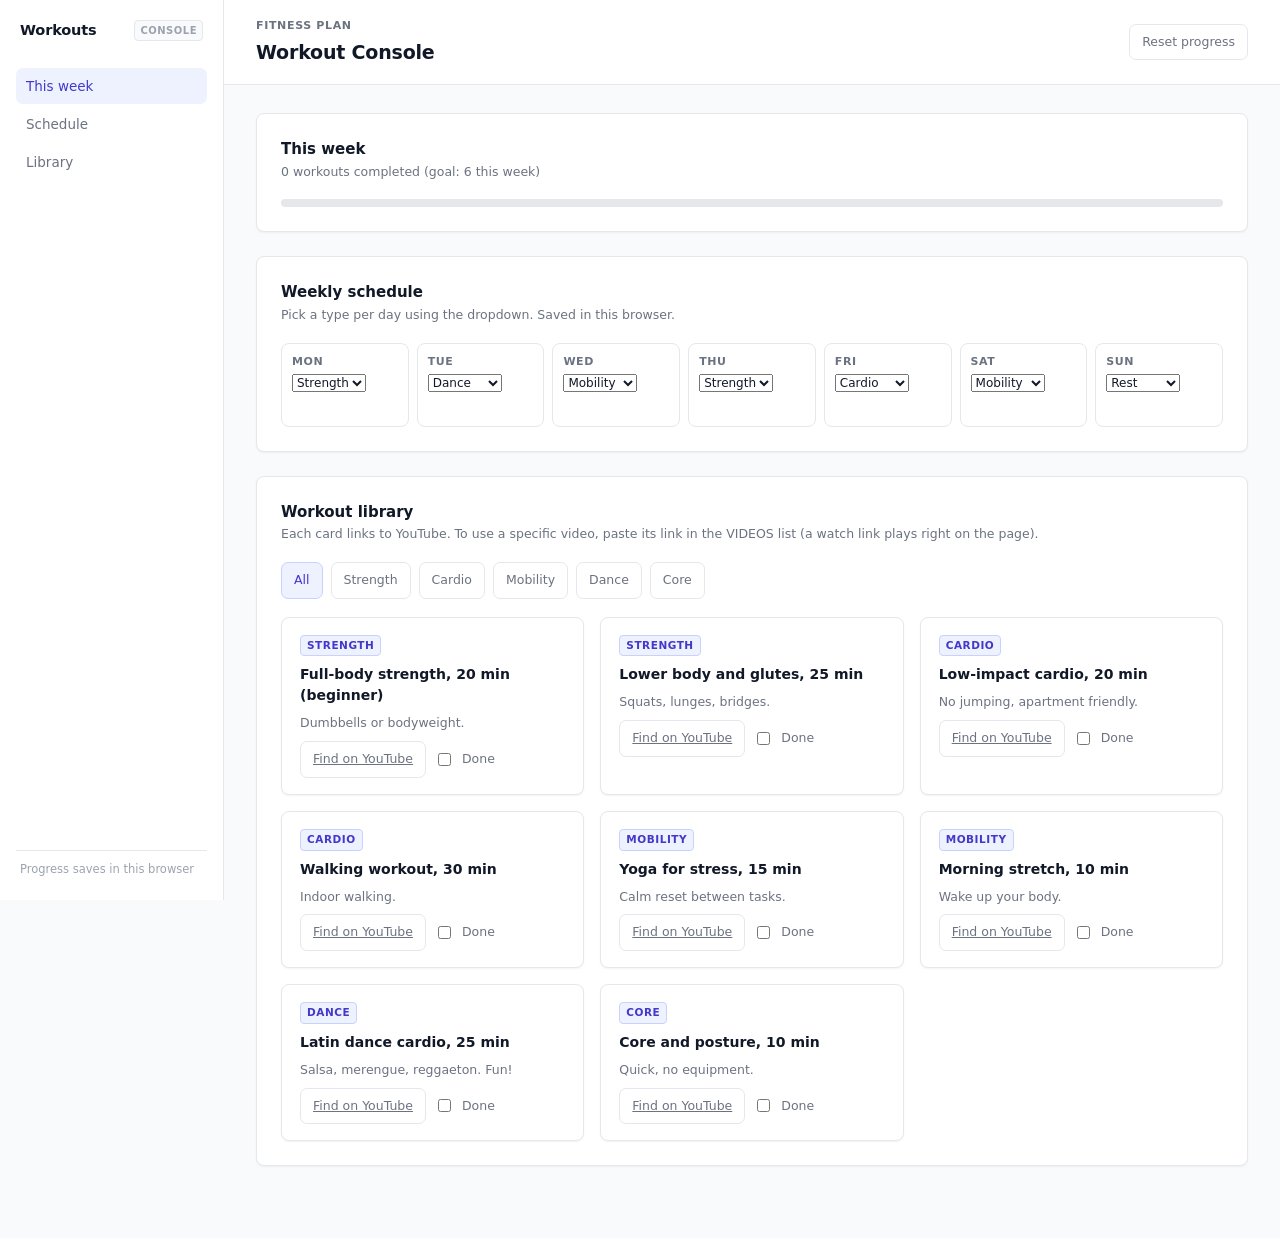
<file: console-workouts/index.html>
<!DOCTYPE html>
<html lang="en"><head><meta charset="UTF-8"><meta name="viewport" content="width=device-width, initial-scale=1.0">
<title>Workout Console</title><style>
  :root{
    --bg:#f9fafb; --surface:#ffffff;
    --border:#e5e7eb; --border-strong:#d1d5db;
    --text-primary:#111827; --text-secondary:#6b7280; --text-tertiary:#9ca3af;
    --accent:#4f46e5; --accent-hover:#4338ca; --accent-subtle:#eef2ff; --accent-border:#c7d2fe;
    --success:#16a34a; --success-subtle:#f0fdf4; --success-border:#bbf7d0;
    --warning:#b45309; --warning-subtle:#fffbeb; --warning-border:#fde68a;
    --shadow-sm:0 1px 2px rgba(16,24,40,.05); --shadow-md:0 4px 12px rgba(16,24,40,.08);
    --font-sans:-apple-system,BlinkMacSystemFont,"Segoe UI",system-ui,sans-serif;
    --font-mono:ui-monospace,"SF Mono","Cascadia Code","Roboto Mono",Menlo,Consolas,monospace;
  }
  *,*::before,*::after{box-sizing:border-box;}
  html{scroll-behavior:smooth;}
  body{margin:0;background:var(--bg);color:var(--text-primary);font-family:var(--font-sans);font-size:14px;line-height:1.5;-webkit-font-smoothing:antialiased;}
  h1,h2,h3,p{margin:0;}
  button,input,select{font:inherit;color:inherit;}
  button{background:none;border:none;cursor:pointer;}
  a{color:inherit;}
  .mono{font-family:var(--font-mono);font-variant-numeric:tabular-nums;}
  :focus-visible{outline:2px solid var(--accent);outline-offset:2px;border-radius:4px;}
  code{font-family:var(--font-mono);}

  /* layout */
  .app-shell{display:flex;min-height:100vh;}
  .sidebar{width:224px;flex-shrink:0;position:fixed;top:0;left:0;bottom:0;background:var(--surface);border-right:1px solid var(--border);padding:20px 16px;display:flex;flex-direction:column;overflow-y:auto;}
  .main{margin-left:224px;flex:1;min-width:0;}
  .content{display:flex;flex-direction:column;gap:24px;padding:28px 32px 72px;}
  .grid-2col{display:grid;grid-template-columns:1fr 336px;gap:24px;align-items:start;}
  @media (max-width:1100px){ .grid-2col{grid-template-columns:1fr;} }
  section{scroll-margin-top:88px;}

  /* sidebar */
  .back-link{font-size:12.5px;color:var(--text-tertiary);text-decoration:none;display:block;margin-bottom:6px;}
  .back-link:hover{color:var(--accent);}
  .arch-link{font-size:11px;color:var(--text-tertiary);text-decoration:none;display:block;margin-bottom:22px;}
  .arch-link:hover{color:var(--accent);}
  .brand{display:flex;align-items:center;gap:8px;padding:0 4px;margin-bottom:4px;}
  .brand-mark{width:26px;height:26px;border-radius:7px;background:var(--accent-subtle);color:var(--accent);display:flex;align-items:center;justify-content:center;flex-shrink:0;}
  .brand-mark svg{width:15px;height:15px;}
  .brand-name{font-size:14.5px;font-weight:650;letter-spacing:-.01em;}
  .brand-tag{font-size:10px;font-weight:600;text-transform:uppercase;letter-spacing:.05em;color:var(--text-tertiary);background:var(--bg);border:1px solid var(--border);border-radius:4px;padding:2px 5px;margin-left:auto;}
  .nav{display:flex;flex-direction:column;gap:2px;margin-top:22px;}
  .nav-item{display:flex;align-items:center;gap:10px;padding:8px 10px;border-radius:7px;font-size:13.5px;font-weight:500;color:var(--text-secondary);text-decoration:none;}
  .nav-item svg{width:16px;height:16px;flex-shrink:0;color:var(--text-tertiary);}
  .nav-item:hover{background:var(--bg);color:var(--text-primary);}
  .nav-item.active{background:var(--accent-subtle);color:var(--accent-hover);}
  .nav-item.active svg{color:var(--accent);}
  .sidebar-footer{margin-top:auto;padding:10px 4px 2px;border-top:1px solid var(--border);font-size:11.5px;color:var(--text-tertiary);}

  /* icons */
  .icon{width:16px;height:16px;fill:none;stroke:currentColor;stroke-width:1.75;stroke-linecap:round;stroke-linejoin:round;}
  .icon-fill{fill:currentColor;stroke:none;}
  .icon-sm{width:13px;height:13px;}
  .icon-xs{width:11px;height:11px;flex-shrink:0;color:var(--text-tertiary);}

  /* topbar */
  .topbar{position:sticky;top:0;z-index:30;display:flex;align-items:center;gap:20px;padding:18px 32px;background:rgba(255,255,255,.92);backdrop-filter:blur(6px) saturate(180%);border-bottom:1px solid var(--border);}
  .topbar-title{flex:1;min-width:0;}
  .eyebrow{font-size:11px;font-weight:600;text-transform:uppercase;letter-spacing:.06em;color:var(--text-secondary);margin-bottom:3px;}
  .topbar h1{font-size:19px;font-weight:650;letter-spacing:-.01em;}
  .status-inline{display:flex;align-items:center;gap:8px;font-size:13px;color:var(--text-secondary);white-space:nowrap;opacity:0;transform:translateX(6px);transition:opacity .2s,transform .2s;pointer-events:none;}
  .status-inline.visible{opacity:1;transform:translateX(0);}
  .spinner-sm{width:12px;height:12px;border:2px solid var(--border);border-top-color:var(--accent);border-radius:50%;animation:spin .7s linear infinite;flex-shrink:0;}
  @keyframes spin{to{transform:rotate(360deg);}}

  /* buttons */
  .btn-primary{display:inline-flex;align-items:center;gap:8px;padding:9px 16px;background:var(--accent);color:#fff;border-radius:8px;font-size:13.5px;font-weight:600;box-shadow:var(--shadow-sm);transition:background .15s;flex-shrink:0;}
  .btn-primary:hover{background:var(--accent-hover);}
  .btn-ghost{display:inline-flex;align-items:center;gap:6px;padding:8px 12px;border:1px solid var(--border);border-radius:7px;font-size:12.5px;font-weight:500;color:var(--text-secondary);background:var(--surface);flex-shrink:0;}
  .btn-ghost:hover{border-color:var(--border-strong);color:var(--text-primary);}
  input:disabled,button:disabled{opacity:.68;cursor:default;}

  /* run popover */
  .run-controls{position:relative;display:flex;gap:8px;flex-shrink:0;}
  .run-popover{position:absolute;top:calc(100% + 10px);right:0;width:300px;background:var(--surface);border:1px solid var(--border);border-radius:10px;box-shadow:var(--shadow-md);padding:16px 18px 14px;font-size:12.5px;color:var(--text-secondary);line-height:1.6;z-index:40;}
  .run-popover code{background:var(--bg);border:1px solid var(--border);border-radius:4px;padding:1px 5px;font-size:11.5px;color:var(--text-primary);}
  .popover-close{position:absolute;top:8px;right:10px;font-size:16px;color:var(--text-tertiary);line-height:1;padding:2px;}
  .popover-close:hover{color:var(--text-primary);}

  /* cards */
  .card{background:var(--surface);border:1px solid var(--border);border-radius:8px;box-shadow:var(--shadow-sm);padding:24px;}
  .section-head{margin-bottom:18px;}
  .section-head h2{font-size:15px;font-weight:650;}
  .section-sub{font-size:12.5px;color:var(--text-secondary);margin-top:2px;}
  .reports-head{display:flex;align-items:flex-start;justify-content:space-between;gap:16px;}

  /* get started */
  .getstarted-card{padding:36px 40px;max-width:640px;}
  .getstarted-card h2{font-size:19px;font-weight:650;letter-spacing:-.01em;margin:0 0 10px;}
  .getstarted-intro{font-size:13.5px;color:var(--text-secondary);line-height:1.6;margin:0 0 30px;}
  .getstarted-steps{list-style:none;margin:0;padding:0;display:flex;flex-direction:column;gap:24px;}
  .getstarted-step{display:flex;gap:14px;align-items:flex-start;}
  .getstarted-step-num{display:flex;align-items:center;justify-content:center;width:26px;height:26px;border-radius:50%;background:var(--accent-subtle);border:1px solid var(--accent-border);color:var(--accent-hover);font-weight:700;font-size:12.5px;flex-shrink:0;margin-top:1px;}
  .getstarted-step-body{flex:1;min-width:0;}
  .getstarted-step-title{font-size:13.5px;font-weight:650;color:var(--text-primary);margin:0 0 4px;}
  .getstarted-step-text{font-size:13px;color:var(--text-secondary);line-height:1.6;margin:0;}
  .getstarted-prompt-box{display:flex;align-items:center;gap:10px;margin-top:10px;background:var(--bg);border:1px solid var(--border);border-radius:7px;padding:10px 12px;}
  .getstarted-prompt-box code{flex:1;font-family:var(--font-mono);font-size:12px;color:var(--text-primary);white-space:pre-wrap;word-break:break-word;}
  .getstarted-prompt-box .btn-ghost{flex-shrink:0;}

  /* notices */
  .fatal-banner{background:var(--warning-subtle);border:1px solid var(--warning-border);border-radius:9px;padding:16px 20px;}
  .fatal-banner h3{font-size:14px;font-weight:650;color:var(--warning);margin-bottom:6px;}
  .fatal-banner p{font-size:13px;color:var(--text-secondary);line-height:1.6;margin:0;}
  .fatal-banner code{background:#fff;border:1px solid var(--warning-border);border-radius:4px;padding:1px 6px;font-size:12px;}
  .warn-banner{background:var(--warning-subtle);border:1px solid var(--warning-border);color:#92400e;padding:10px 14px;border-radius:7px;font-size:12.5px;margin-bottom:14px;}
  .notice-banner{background:var(--accent-subtle);border:1px solid var(--accent-border);color:var(--accent-hover);padding:10px 14px;border-radius:7px;font-size:12.5px;margin-bottom:14px;}
  .registry-banner{display:flex;align-items:center;justify-content:space-between;gap:14px;margin-bottom:0;}
  .registry-banner[hidden]{display:none;}
  .registry-banner code{background:#fff;border:1px solid var(--warning-border);border-radius:4px;padding:1px 6px;font-size:12px;}
  .registry-banner-close{flex-shrink:0;font-size:16px;line-height:1;color:inherit;opacity:.6;padding:2px 4px;}
  .registry-banner-close:hover{opacity:1;}
  .empty-state{font-size:13px;color:var(--text-tertiary);padding:28px 0;text-align:center;}
  .readonly-note{font-size:12px;color:var(--text-tertiary);background:var(--bg);border-left:2px solid var(--border-strong);padding:8px 12px;border-radius:4px;margin-bottom:18px;}
  .readonly-note code{font-size:11.5px;}
  .inline-error{font-size:12.5px;color:var(--warning);margin-bottom:14px;}
  .raw-fallback{display:block;font-size:12.5px;color:var(--text-secondary);white-space:pre-wrap;background:var(--bg);border:1px dashed var(--border-strong);border-radius:6px;padding:8px 10px;}
  .parse-fail{font-size:12.5px;color:var(--text-tertiary);font-style:italic;}

  /* profile fields */
  .field{padding:16px 0;border-bottom:1px solid var(--border);}
  .field:first-child{padding-top:0;}
  .field:last-child{border-bottom:none;padding-bottom:0;}
  .field-label{display:block;font-size:11.5px;font-weight:650;text-transform:uppercase;letter-spacing:.045em;color:var(--text-secondary);margin-bottom:11px;}
  .field-sentence{font-size:14px;color:var(--text-primary);}

  .chip-row{display:flex;flex-wrap:wrap;gap:8px;}
  .chip{display:inline-flex;align-items:center;gap:7px;padding:6px 12px;background:#f3f4f6;border:1px solid var(--border);border-radius:999px;font-size:12.5px;color:var(--text-primary);}
  .chip--muted{background:transparent;border-style:dashed;border-color:var(--border-strong);color:var(--text-tertiary);text-decoration:line-through;text-decoration-color:var(--border-strong);}
  .excluded-row{display:flex;align-items:center;gap:10px;margin-top:12px;}
  .excluded-label{font-size:10.5px;font-weight:650;text-transform:uppercase;letter-spacing:.05em;color:var(--text-tertiary);}

  .toggle-row{display:flex;flex-wrap:wrap;gap:8px;}
  .toggle-chip{padding:7px 14px;border-radius:999px;border:1px solid var(--accent-border);background:var(--accent-subtle);font-size:13px;color:var(--accent-hover);font-weight:600;display:inline-block;}

  .input-prefix{display:inline-flex;align-items:center;border:1px solid var(--border);border-radius:7px;padding:0 10px;background:var(--surface);max-width:170px;}
  .input-prefix span{color:var(--text-tertiary);font-size:14px;}
  .input-prefix input{border:none;padding:8px 4px;flex:1;min-width:0;background:none;}
  .input-prefix input:focus{outline:none;}

  .checkbox-row{display:flex;flex-direction:column;gap:2px;}
  .checkbox{display:flex;align-items:center;gap:9px;font-size:13.5px;padding:5px 4px;border-radius:6px;width:fit-content;}
  .checkbox input{width:15px;height:15px;accent-color:var(--accent);}

  .num-input{width:48px;border:1px solid var(--border);border-radius:6px;padding:4px 6px;text-align:center;font-size:13.5px;margin:0 3px;background:var(--surface);}

  /* scoring rubric (collapsible) */
  .field:has(+ .field[hidden]){border-bottom:none;padding-bottom:0;}
  .rubric-toggle{display:flex;align-items:center;gap:8px;width:100%;padding:0;text-align:left;}
  .rubric-toggle-label{font-size:11.5px;font-weight:650;text-transform:uppercase;letter-spacing:.045em;color:var(--text-secondary);}
  .rubric-toggle:hover .rubric-toggle-label{color:var(--text-primary);}
  .rubric-toggle[aria-expanded="true"] .chevron{background:var(--accent-subtle);color:var(--accent);}
  .rubric-toggle[aria-expanded="true"] .chevron-icon{transform:rotate(90deg);}
  .rubric-panel{max-height:0;opacity:0;overflow:hidden;transition:max-height .28s ease,opacity .22s ease;}
  .rubric-panel.open{opacity:1;}
  .rubric-panel>*:last-child{margin-bottom:0;}
  .rubric-intro{font-size:13px;color:var(--text-primary);line-height:1.6;margin:14px 0 6px;}
  .rubric-intro code{background:var(--bg);border:1px solid var(--border);border-radius:4px;padding:1px 5px;font-size:11.5px;color:var(--text-primary);}
  .rubric-sub{margin:16px 0 2px;}
  .rubric-sub-title{font-size:12px;font-weight:650;color:var(--text-primary);margin:0 0 6px;}
  .rubric-row{display:flex;align-items:flex-start;gap:10px;padding:3px 0;}
  .rubric-chip{display:inline-flex;align-items:center;justify-content:center;min-width:23px;height:21px;padding:0 6px;border-radius:6px;background:var(--accent-subtle);border:1px solid var(--accent-border);color:var(--accent-hover);font-weight:700;font-size:12px;flex-shrink:0;margin-top:1px;}
  .rubric-anchor-text{font-size:12.5px;color:var(--text-secondary);line-height:1.5;padding-top:2px;}
  .rubric-note{font-size:12px;color:var(--text-tertiary);font-style:italic;line-height:1.5;margin:6px 0;}
  .rubric-calibration{margin:18px 0 0;padding-top:14px;border-top:1px dashed var(--border);}
  .rubric-calibration .rubric-sub-title{color:var(--text-tertiary);}
  .rubric-calib-row{display:flex;justify-content:space-between;gap:12px;font-size:11.5px;color:var(--text-tertiary);padding:3px 0;line-height:1.4;}
  .rubric-calib-row span:last-child{flex-shrink:0;}

  /* job boards */
  .board-card{border:1px solid var(--border);border-radius:8px;padding:15px 16px;margin-bottom:10px;background:var(--surface);}
  .board-card:last-child{margin-bottom:0;}
  .board-disabled{background:#fafafa;}
  .board-head{display:flex;align-items:center;gap:10px;margin-bottom:7px;}
  .board-mark{width:28px;height:28px;border-radius:7px;background:var(--accent-subtle);color:var(--accent-hover);display:flex;align-items:center;justify-content:center;font-size:11.5px;font-weight:700;flex-shrink:0;}
  .board-disabled .board-mark{background:#ececec;color:var(--text-tertiary);}
  .board-name{display:flex;align-items:center;gap:8px;flex-wrap:wrap;}
  .board-name strong{font-size:13.5px;font-weight:650;}
  .board-disabled .board-name strong{color:var(--text-secondary);}
  .status-pill{display:inline-flex;align-items:center;gap:5px;font-size:10.5px;font-weight:650;padding:3px 8px 3px 7px;border-radius:999px;}
  .status-connected{background:var(--success-subtle);color:var(--success);border:1px solid var(--success-border);}
  .status-connected .dot{width:6px;height:6px;border-radius:50%;background:var(--success);flex-shrink:0;}
  .status-soon{background:#eef0f2;color:var(--text-tertiary);}
  .board-meta{font-size:12.5px;color:var(--text-secondary);margin-left:38px;}

  /* reports */
  .stats-row{font-size:13px;color:var(--text-secondary);padding-bottom:18px;margin-bottom:14px;border-bottom:1px solid var(--border);}
  .stats-row .mono{color:var(--text-primary);font-weight:600;}
  .report-picker{border:1px solid var(--border);border-radius:7px;padding:7px 10px;font-size:12.5px;background:var(--surface);max-width:230px;flex-shrink:0;}
  .report-picker:focus{border-color:var(--accent);}
  .table-wrap{overflow-x:auto;margin:0 -24px;padding:0 24px;}
  .report-table{width:100%;min-width:860px;border-collapse:collapse;table-layout:fixed;}
  .report-table th{text-align:left;text-transform:uppercase;letter-spacing:.06em;font-size:10.5px;font-weight:650;color:var(--text-tertiary);padding:7px 8px;border-bottom:1px solid var(--border-strong);}
  .report-table th.sortable{cursor:pointer;user-select:none;}
  .report-table th.sortable:hover{color:var(--text-secondary);}
  .report-table th.sortable:focus-visible{outline:2px solid var(--accent);outline-offset:-2px;border-radius:3px;}
  .report-table th.sort-active{color:var(--text-primary);}
  .sort-arrow{display:inline-block;margin-left:3px;font-size:9px;color:var(--border-strong);}
  .report-table th.sort-active .sort-arrow{color:var(--accent);}
  .report-table td{padding:8px 8px;border-bottom:1px solid var(--border);vertical-align:middle;font-size:13px;color:var(--text-primary);}
  .data-row{cursor:pointer;}
  .data-row:hover{background:#fafafb;}
  .data-row.open{background:var(--accent-subtle);}
  .chevron{display:inline-flex;align-items:center;justify-content:center;width:20px;height:20px;border-radius:6px;color:var(--text-tertiary);flex-shrink:0;vertical-align:middle;transition:background .15s,color .15s;}
  .chevron-icon{width:14px;height:14px;stroke-width:2.5;transition:transform .18s ease;}
  .data-row:hover .chevron,.data-row:focus-visible .chevron{background:var(--bg);color:var(--text-secondary);}
  .data-row.open .chevron{background:var(--accent-subtle);color:var(--accent);}
  .data-row.open .chevron-icon{transform:rotate(90deg);}
  .c-rank{text-align:center;white-space:nowrap;color:var(--text-tertiary);font-size:12px;}
  .c-fit{white-space:nowrap;}
  .fit-score{display:block;font-family:var(--font-mono);font-weight:700;font-size:13px;color:var(--text-primary);font-variant-numeric:tabular-nums;}
  .fit-score small{font-size:10px;font-weight:500;color:var(--text-tertiary);}
  .fit-bar{display:block;font-family:var(--font-mono);font-size:11px;margin-top:2px;}
  .fit-bar .filled{color:var(--accent);}
  .fit-bar .empty{color:var(--border-strong);}
  .c-title{font-weight:600;}
  .c-location .muted{color:var(--text-tertiary);}
  .c-salary{font-family:var(--font-mono);text-align:right;font-variant-numeric:tabular-nums;font-size:12px;}
  .c-apply{text-align:right;white-space:nowrap;}
  .c-apply a{color:var(--accent-hover);font-weight:600;font-size:12.5px;text-decoration:none;}
  .c-apply a:hover{text-decoration:underline;}
  .c-apply .muted{color:var(--text-tertiary);}
  tr.rationale{display:none;}
  tr.rationale.open{display:table-row;}
  tr.rationale td{padding:0 8px 14px;border-bottom:1px solid var(--border);background:var(--accent-subtle);}
  .rationale-text{font-size:12.5px;color:var(--text-secondary);font-style:italic;padding-left:10px;border-left:2px solid var(--accent-border);}
  .detail-section{padding-left:10px;border-left:2px solid var(--accent-border);margin-bottom:10px;}
  .detail-section:last-child{margin-bottom:0;}
  .detail-section .rationale-text{padding-left:0;border-left:none;margin:0;}
  .detail-label{display:block;font-size:11.5px;font-weight:650;text-transform:uppercase;letter-spacing:.045em;color:var(--text-secondary);margin-bottom:5px;}
  .detail-list{margin:0;padding-left:16px;list-style:disc;}
  .detail-list li{font-size:12.5px;color:var(--text-secondary);line-height:1.5;margin-bottom:3px;}
  .detail-list li:last-child{margin-bottom:0;}
  .detail-list li::marker{color:var(--text-tertiary);}
  .detail-list li strong{color:var(--text-primary);font-weight:650;}
  .c-queue{text-align:right;white-space:nowrap;}
  .queue-btn{display:inline-flex;align-items:center;gap:4px;padding:5px 10px;border:1px solid var(--border);border-radius:6px;font-size:11.5px;font-weight:600;color:var(--text-secondary);background:var(--surface);white-space:nowrap;transition:border-color .15s,color .15s,background .15s;}
  .queue-btn:hover{border-color:var(--border-strong);color:var(--text-primary);}
  .queue-btn.queued{border-color:var(--success-border);background:var(--success-subtle);color:var(--success);}
  .queue-btn.queued:hover{border-color:var(--success);}

  /* application queue */
  .queue-item{display:flex;align-items:flex-start;justify-content:space-between;gap:16px;padding:14px 0;border-bottom:1px solid var(--border);}
  .queue-item:first-child{padding-top:0;}
  .queue-item:last-child{border-bottom:none;padding-bottom:0;}
  .queue-item-title{font-size:13.5px;font-weight:650;color:var(--text-primary);margin:0 0 3px;}
  .queue-item-meta{font-size:12.5px;color:var(--text-secondary);margin:0 0 3px;}
  .queue-item-source{font-size:11.5px;color:var(--text-tertiary);margin:0;}
  .queue-item-actions{display:flex;align-items:center;gap:12px;flex-shrink:0;padding-top:1px;}
  .queue-item-actions a{color:var(--accent-hover);font-weight:600;font-size:12.5px;text-decoration:none;white-space:nowrap;}
  .queue-item-actions a:hover{text-decoration:underline;}
  .queue-item-actions .muted{color:var(--text-tertiary);font-size:12.5px;}

  /* sidebar nav badge */
  .nav-badge{margin-left:auto;flex-shrink:0;min-width:18px;height:18px;padding:0 5px;display:inline-flex;align-items:center;justify-content:center;font-size:10.5px;font-weight:700;color:var(--accent-hover);background:var(--accent-subtle);border:1px solid var(--accent-border);border-radius:999px;}
  .nav-badge[hidden]{display:none;}

  /* markdown render */
  .md-body{font-size:13.5px;}
  .md-body h1{font-size:16px;font-weight:650;letter-spacing:-.01em;margin:0 0 10px;color:var(--text-primary);}
  .md-body h2{font-size:13.5px;font-weight:650;margin:18px 0 8px;color:var(--text-primary);}
  .md-body h2:first-child{margin-top:0;}
  .md-body p{margin:0 0 10px;line-height:1.6;color:var(--text-secondary);}
  .md-body ul{margin:0 0 10px;padding-left:20px;}
  .md-body li{margin-bottom:4px;line-height:1.55;color:var(--text-secondary);}
  .md-body hr{border:none;border-top:1px solid var(--border);margin:16px 0;}
  .md-body strong{color:var(--text-primary);font-weight:650;}
  .md-body a{color:var(--accent-hover);text-decoration:none;}
  .md-body a:hover{text-decoration:underline;}

  /* badge */
  .mockup-badge{position:fixed;right:16px;bottom:16px;background:rgba(17,24,39,.88);color:#fff;font-size:11px;font-weight:500;letter-spacing:.01em;padding:6px 11px;border-radius:7px;box-shadow:var(--shadow-md);z-index:50;}

  @media (prefers-reduced-motion:reduce){
    *{animation-duration:.001ms!important;animation-iteration-count:1!important;transition-duration:.001ms!important;scroll-behavior:auto!important;}
  }

  .pgrid{display:grid;grid-template-columns:repeat(auto-fill,minmax(300px,1fr));gap:16px;}
  .item{background:var(--surface);border:1px solid var(--border);border-radius:8px;padding:16px 18px;display:flex;flex-direction:column;gap:8px;box-shadow:var(--shadow-sm);}
  .item.done{background:var(--success-subtle);border-color:var(--success-border);}
  .item h3{font-size:14px;font-weight:650;}
  .item p{font-size:12.5px;color:var(--text-secondary);}
  .tag{display:inline-block;font-size:10.5px;font-weight:600;text-transform:uppercase;letter-spacing:.05em;color:var(--accent-hover);background:var(--accent-subtle);border:1px solid var(--accent-border);border-radius:4px;padding:2px 6px;margin-right:6px;}
  .row{display:flex;align-items:center;gap:8px;flex-wrap:wrap;}
  .chk{display:flex;align-items:center;gap:8px;font-size:12.5px;color:var(--text-secondary);cursor:pointer;}
  .links a{font-size:12.5px;color:var(--accent);margin-right:12px;}
  .bar{height:8px;background:var(--border);border-radius:99px;overflow:hidden;}
  .bar>i{display:block;height:100%;background:var(--success);width:0;transition:width .3s;}
  .filters{display:flex;gap:8px;flex-wrap:wrap;margin-bottom:18px;}
  .filters button.on{background:var(--accent-subtle);color:var(--accent-hover);border-color:var(--accent-border);}
  .video{position:relative;padding-top:56.25%;border-radius:6px;overflow:hidden;background:#000;}
  .video iframe{position:absolute;inset:0;width:100%;height:100%;border:0;}
  .week{display:grid;grid-template-columns:repeat(7,1fr);gap:8px;}
  .day{border:1px solid var(--border);border-radius:8px;background:var(--surface);padding:10px;min-height:84px;font-size:12px;}
  .day b{display:block;font-size:11px;text-transform:uppercase;letter-spacing:.05em;color:var(--text-secondary);margin-bottom:4px;}
  @media (max-width:900px){ .sidebar{display:none;} .main{margin-left:0;} .week{grid-template-columns:repeat(2,1fr);} .content{padding:20px 16px 60px;} .topbar{padding:14px 16px;} }
</style></head><body>
<div class="app-shell">
<aside class="sidebar"><div class="brand"><span class="brand-name">Workouts</span><span class="brand-tag">Console</span></div>
<nav class="nav"><a href="#progress" class="nav-item active" data-nav>This week</a><a href="#schedule" class="nav-item" data-nav>Schedule</a><a href="#library" class="nav-item" data-nav>Library</a></nav><div class="sidebar-footer">Progress saves in this browser</div></aside>
<main class="main"><header class="topbar"><div class="topbar-title"><p class="eyebrow">Fitness plan</p><h1>Workout Console</h1></div>
<div class="run-controls"><button class="btn-ghost" id="resetBtn">Reset progress</button></div></header>
<div class="content"><section id="progress" class="card"><div class="section-head"><h2>This week</h2><p class="section-sub" id="pText"></p></div><div class="bar"><i id="pBar"></i></div></section>
<section id="schedule" class="card"><div class="section-head"><h2>Weekly schedule</h2><p class="section-sub">Pick a type per day using the dropdown. Saved in this browser.</p></div><div class="week" id="weekGrid"></div></section>
<section id="library" class="card"><div class="section-head"><h2>Workout library</h2><p class="section-sub">Each card links to YouTube. To use a specific video, paste its link in the VIDEOS list (a watch link plays right on the page).</p></div><div class="filters" id="filters"></div><div class="pgrid" id="grid"></div></section></div></main></div>
<script>
const store={get(k,d){try{return JSON.parse(localStorage.getItem(k))??d}catch(e){return d}},set(k,v){try{localStorage.setItem(k,JSON.stringify(v))}catch(e){}}};
const esc=s=>String(s).replace(/[&<>"]/g,c=>({'&':'&amp;','<':'&lt;','>':'&gt;','"':'&quot;'}[c]));
document.querySelectorAll('[data-nav]').forEach(a=>a.addEventListener('click',()=>{document.querySelectorAll('[data-nav]').forEach(x=>x.classList.remove('active'));a.classList.add('active');}));
const VIDEOS=[
 {
  "type": "Strength",
  "title": "Full-body strength, 20 min (beginner)",
  "desc": "Dumbbells or bodyweight.",
  "url": "https://www.youtube.com/results?search_query=20+minute+full+body+strength+workout+beginner"
 },
 {
  "type": "Strength",
  "title": "Lower body and glutes, 25 min",
  "desc": "Squats, lunges, bridges.",
  "url": "https://www.youtube.com/results?search_query=25+minute+lower+body+workout+at+home"
 },
 {
  "type": "Cardio",
  "title": "Low-impact cardio, 20 min",
  "desc": "No jumping, apartment friendly.",
  "url": "https://www.youtube.com/results?search_query=20+minute+low+impact+cardio+workout"
 },
 {
  "type": "Cardio",
  "title": "Walking workout, 30 min",
  "desc": "Indoor walking.",
  "url": "https://www.youtube.com/results?search_query=30+minute+indoor+walking+workout"
 },
 {
  "type": "Mobility",
  "title": "Yoga for stress, 15 min",
  "desc": "Calm reset between tasks.",
  "url": "https://www.youtube.com/results?search_query=15+minute+yoga+for+stress+relief"
 },
 {
  "type": "Mobility",
  "title": "Morning stretch, 10 min",
  "desc": "Wake up your body.",
  "url": "https://www.youtube.com/results?search_query=10+minute+morning+stretch+routine"
 },
 {
  "type": "Dance",
  "title": "Latin dance cardio, 25 min",
  "desc": "Salsa, merengue, reggaeton. Fun!",
  "url": "https://www.youtube.com/results?search_query=latin+dance+cardio+workout+25+minutes"
 },
 {
  "type": "Core",
  "title": "Core and posture, 10 min",
  "desc": "Quick, no equipment.",
  "url": "https://www.youtube.com/results?search_query=10+minute+core+workout+beginner"
 }
];
const DAYS=['Mon','Tue','Wed','Thu','Fri','Sat','Sun'];
const DEFAULT_WEEK=["Strength", "Dance", "Mobility", "Strength", "Cardio", "Mobility", "Rest"];

// A url like https://www.youtube.com/watch?v=ID or https://youtu.be/ID becomes an embedded player.
function ytId(u){const m=String(u).match(/(?:v=|youtu\.be\/|embed\/)([A-Za-z0-9_-]{11})/);return m?m[1]:null}
let done=store.get('workout-done',{}), week=store.get('workout-week',DEFAULT_WEEK), filter='All', open={};
const types=['All',...new Set(VIDEOS.map(v=>v.type))];
function render(){
  document.getElementById('filters').innerHTML=types.map(t=>'<button class="btn-ghost'+(t===filter?' on':'')+'" data-f="'+esc(t)+'">'+esc(t)+'</button>').join('');
  document.getElementById('grid').innerHTML=VIDEOS.map((v,i)=>({v,i})).filter(o=>filter==='All'||o.v.type===filter).map(({v,i})=>{
    const id=ytId(v.url);
    const media=id?(open[i]?'<div class="video"><iframe src="https://www.youtube.com/embed/'+id+'" allowfullscreen loading="lazy"></iframe></div>':'<button class="btn-primary" data-play="'+i+'">Play here</button>'):'';
    return '<div class="item'+(done[i]?' done':'')+'"><div><span class="tag">'+esc(v.type)+'</span></div><h3>'+esc(v.title)+'</h3><p>'+esc(v.desc)+'</p>'+media+'<div class="row"><a class="btn-ghost" href="'+esc(v.url)+'" target="_blank" rel="noopener">'+(id?'Open on YouTube':'Find on YouTube')+'</a><label class="chk"><input type="checkbox" data-d="'+i+'"'+(done[i]?' checked':'')+'> Done</label></div></div>'}).join('');
  const nDone=Object.values(done).filter(Boolean).length;
  document.getElementById('pText').textContent=nDone+' workouts completed (goal: '+week.filter(w=>w!=='Rest').length+' this week)';
  document.getElementById('pBar').style.width=Math.min(100,nDone/Math.max(1,week.filter(w=>w!=='Rest').length)*100)+'%';
  document.querySelectorAll('[data-f]').forEach(b=>b.onclick=()=>{filter=b.dataset.f;render();});
  document.querySelectorAll('[data-play]').forEach(b=>b.onclick=()=>{open[b.dataset.play]=true;render();});
  document.querySelectorAll('input[data-d]').forEach(c=>c.onchange=()=>{done[c.dataset.d]=c.checked;store.set('workout-done',done);render();});
}
const opts=['Rest',...new Set(VIDEOS.map(v=>v.type))];
document.getElementById('weekGrid').innerHTML=DAYS.map((d,i)=>'<div class="day"><b>'+d+'</b><select data-w="'+i+'">'+opts.map(o=>'<option'+(o===week[i]?' selected':'')+'>'+esc(o)+'</option>').join('')+'</select></div>').join('');
document.querySelectorAll('select[data-w]').forEach(s=>s.onchange=()=>{week[s.dataset.w]=s.value;store.set('workout-week',week);render();});
document.getElementById('resetBtn').onclick=()=>{if(confirm('Clear completed workouts?')){done={};store.set('workout-done',done);render();}};
render();

</script></body></html>
</file>
<file: css/style.css>
/* ---------- Design tokens ---------- */
/* Palette drawn from the tide/horizon gradient and navy script lettering in
   the Chincoteague references — ocean teal-blue as the lone accent, cool
   misty neutrals, kept low-saturation for a corporate-finance context. */
:root {
  --bg: #f6f8f8;
  --bg-alt: #e9eef0;
  --bg-deep: #d6e2e5;
  --text: #1c2b30;
  --text-muted: #57696d;
  --border: #d7e0e2;
  --border-deep: #c1d2d6;
  --accent: #2c5f77;
  --accent-dark: #1f4457;
  --accent-tint: #dbe9ed;
  --accent2: #6b98a6;
  --accent2-tint: #d7ebee;
  --radius: 12px;
  --shadow: 0 4px 20px rgba(28, 43, 48, 0.07);
  --max-width: 1080px;
  --font: "Work Sans", -apple-system, BlinkMacSystemFont, "Segoe UI", Roboto, Helvetica, Arial, sans-serif;
  --font-display: "Fraunces", Georgia, "Times New Roman", serif;
  --font-mono: "IBM Plex Mono", "SF Mono", Consolas, monospace;
}

@media (prefers-color-scheme: dark) {
  :root {
    --bg: #101820;
    --bg-alt: #16212a;
    --bg-deep: #1c2b33;
    --text: #eef2f2;
    --text-muted: #9fb0b4;
    --border: #24333b;
    --border-deep: #2c3e46;
    --accent: #6fb0c4;
    --accent-dark: #8fc4d4;
    --accent-tint: #1c2f38;
    --accent2: #4f7f8f;
    --accent2-tint: #17272c;
    --shadow: 0 4px 24px rgba(0, 0, 0, 0.4);
  }
}
:root[data-theme="dark"] {
  --bg: #101820;
  --bg-alt: #16212a;
  --bg-deep: #1c2b33;
  --text: #eef2f2;
  --text-muted: #9fb0b4;
  --border: #24333b;
  --border-deep: #2c3e46;
  --accent: #6fb0c4;
  --accent-dark: #8fc4d4;
  --accent-tint: #1c2f38;
  --accent2: #4f7f8f;
  --accent2-tint: #17272c;
  --shadow: 0 4px 24px rgba(0, 0, 0, 0.4);
}
:root[data-theme="light"] {
  --bg: #f6f8f8;
  --bg-alt: #e9eef0;
  --bg-deep: #d6e2e5;
  --text: #1c2b30;
  --text-muted: #57696d;
  --border: #d7e0e2;
  --border-deep: #c1d2d6;
  --accent: #2c5f77;
  --accent-dark: #1f4457;
  --accent-tint: #dbe9ed;
  --accent2: #6b98a6;
  --accent2-tint: #d7ebee;
  --shadow: 0 4px 20px rgba(28, 43, 48, 0.07);
}

* { box-sizing: border-box; }
html { scroll-behavior: smooth; }

body {
  margin: 0;
  font-family: var(--font);
  background: var(--bg);
  color: var(--text);
  line-height: 1.6;
  -webkit-font-smoothing: antialiased;
}

.wrap {
  max-width: var(--max-width);
  margin: 0 auto;
  padding: 0 24px;
}

img { max-width: 100%; display: block; }

.skip-link {
  position: absolute;
  left: -999px;
  top: 0;
  background: var(--accent);
  color: #fff;
  padding: 10px 16px;
  border-radius: 0 0 8px 0;
  z-index: 100;
}
.skip-link:focus { left: 0; }

/* ---------- Header / Nav ---------- */
.site-header {
  position: sticky;
  top: 0;
  z-index: 50;
  background: color-mix(in srgb, var(--bg) 88%, transparent);
  backdrop-filter: blur(10px);
  border-bottom: 1px solid var(--border);
}

.header-inner {
  display: flex;
  align-items: center;
  justify-content: space-between;
  height: 68px;
}

.brand {
  font-family: var(--font-display);
  font-weight: 600;
  font-size: 1.25rem;
  color: var(--text);
  text-decoration: none;
  letter-spacing: -0.01em;
}

.site-nav {
  display: flex;
  align-items: center;
  gap: 28px;
}

.site-nav a {
  color: var(--text-muted);
  text-decoration: none;
  font-size: 0.95rem;
  font-weight: 500;
  transition: color 0.15s ease;
}
.site-nav a:hover { color: var(--accent); }
.site-nav a.active { color: var(--accent); }

.nav-toggle {
  display: none;
  flex-direction: column;
  justify-content: center;
  gap: 5px;
  width: 40px;
  height: 40px;
  background: none;
  border: none;
  cursor: pointer;
}
.nav-toggle span {
  display: block;
  height: 2px;
  width: 22px;
  background: var(--text);
  border-radius: 2px;
}

/* ---------- Buttons ---------- */
.btn {
  display: inline-block;
  padding: 12px 22px;
  border-radius: 8px;
  font-weight: 600;
  font-size: 0.95rem;
  text-decoration: none;
  border: 1px solid transparent;
  cursor: pointer;
  transition: transform 0.12s ease, box-shadow 0.12s ease, background 0.15s ease;
}
.btn:hover { transform: translateY(-1px); }

.btn-primary {
  background: var(--accent);
  color: #fff;
}
.btn-primary:hover { background: var(--accent-dark); box-shadow: 0 6px 18px rgba(44, 95, 119, 0.28); }

.btn-ghost {
  background: transparent;
  color: var(--text);
  border-color: var(--border);
}
.btn-ghost:hover { border-color: var(--accent); color: var(--accent); }

.btn-small {
  padding: 8px 16px;
  font-size: 0.85rem;
  background: var(--accent-tint);
  color: var(--accent-dark);
}
.btn-small:hover { background: var(--accent); color: #fff; }

/* ---------- Hero ---------- */
.hero {
  padding: 96px 0 72px;
  text-align: center;
  background: radial-gradient(ellipse 900px 520px at 50% -10%, var(--accent-tint) 0%, var(--bg) 60%);
}

.avatar {
  width: 96px;
  height: 96px;
  margin: 0 auto 24px;
  border-radius: 50%;
  background: linear-gradient(135deg, var(--accent), var(--accent-dark));
  color: #fff;
  display: flex;
  align-items: center;
  justify-content: center;
  font-size: 1.9rem;
  font-weight: 700;
  letter-spacing: 0.02em;
  box-shadow: var(--shadow);
}

.hero h1 {
  font-family: var(--font-display);
  font-weight: 600;
  font-size: clamp(2.3rem, 4.5vw, 3.4rem);
  margin: 0 0 14px;
  letter-spacing: -0.01em;
  text-wrap: balance;
}

.eyebrow {
  font-family: var(--font-mono);
  color: var(--accent);
  font-weight: 600;
  font-size: 0.8rem;
  text-transform: uppercase;
  letter-spacing: 0.06em;
  margin: 0 0 24px;
}

.lede {
  max-width: 640px;
  margin: 0 auto 32px;
  color: var(--text-muted);
  font-size: 1.08rem;
}

.hero-actions {
  display: flex;
  gap: 14px;
  justify-content: center;
  flex-wrap: wrap;
  margin-bottom: 36px;
}

.meta-row {
  list-style: none;
  display: flex;
  gap: 24px;
  justify-content: center;
  flex-wrap: wrap;
  padding: 0;
  margin: 0;
  color: var(--text-muted);
  font-size: 0.92rem;
}
.meta-row a { color: var(--text-muted); text-decoration: none; }
.meta-row a:hover { color: var(--accent); }

/* ---------- Sections ---------- */
/* Each section sits at a different depth in the same blue family — pale
   surface near the top, deepening toward a dark closing band at Contact —
   so the page reads as distinct chapters rather than one flat sheet. */
.section { padding: 80px 0; background: var(--bg); }
.section-tint { background: var(--bg-alt); }
.section-alt { background: var(--bg-deep); }
.section-teal { background: var(--accent2-tint); }

.section h2 {
  font-family: var(--font-display);
  font-weight: 600;
  font-size: clamp(1.7rem, 3.2vw, 2.3rem);
  margin: 0 0 8px;
  letter-spacing: -0.01em;
  text-wrap: balance;
}

.section-sub {
  color: var(--text-muted);
  margin: 0 0 40px;
  font-size: 1.02rem;
}

.subheading {
  font-family: var(--font-mono);
  font-size: 0.82rem;
  font-weight: 600;
  text-transform: uppercase;
  letter-spacing: 0.06em;
  color: var(--text-muted);
  margin: 36px 0 14px;
}
.subheading:first-of-type { margin-top: 0; }

.plain { color: var(--text-muted); }
.plain-list { color: var(--text-muted); padding-left: 20px; margin: 0; }
.plain-list li { margin-bottom: 6px; }

/* ---------- Grid / cards ---------- */
.grid { display: grid; gap: 24px; }
.grid-4 { grid-template-columns: repeat(4, 1fr); }
.grid-3 { grid-template-columns: repeat(3, 1fr); }

.card {
  background: var(--bg);
  border: 1px solid var(--border);
  border-radius: var(--radius);
  padding: 28px 24px;
  box-shadow: var(--shadow);
}

.card-eyebrow {
  font-family: var(--font-mono);
  font-size: 0.72rem;
  font-weight: 600;
  text-transform: uppercase;
  letter-spacing: 0.07em;
  color: var(--accent2);
  margin-bottom: 12px;
}
.card h3 { font-family: var(--font-display); font-weight: 600; font-size: 1.15rem; margin: 0 0 10px; }
.card p { color: var(--text-muted); font-size: 0.94rem; margin: 0; }

.skills-grid { margin-top: 20px; }
.skill-block p { color: var(--text-muted); font-size: 0.94rem; }

/* ---------- Tags ---------- */
.tag-list {
  list-style: none;
  display: flex;
  flex-wrap: wrap;
  gap: 10px;
  padding: 0;
  margin: 0;
}
.tag-list li {
  background: var(--accent-tint);
  color: var(--accent-dark);
  padding: 8px 14px;
  border-radius: 999px;
  font-size: 0.88rem;
  font-weight: 500;
}

/* ---------- Timeline ---------- */
.timeline {
  list-style: none;
  padding: 0;
  margin: 0;
  border-left: 2px solid var(--border);
}

.timeline-item {
  position: relative;
  padding: 0 0 40px 32px;
}
.timeline-item:last-child { padding-bottom: 0; }

.timeline-item::before {
  content: "";
  position: absolute;
  left: -7px;
  top: 4px;
  width: 12px;
  height: 12px;
  border-radius: 50%;
  background: var(--accent);
  border: 2px solid var(--bg-deep);
}

.timeline { border-left-color: var(--border-deep); }

.timeline-when {
  font-family: var(--font-mono);
  color: var(--accent2);
  font-weight: 600;
  font-size: 0.8rem;
  text-transform: uppercase;
  letter-spacing: 0.05em;
  margin-bottom: 6px;
}

.timeline-body h3 { font-family: var(--font-display); font-weight: 600; margin: 0 0 4px; font-size: 1.2rem; }
.timeline-org { color: var(--text-muted); font-size: 0.92rem; margin: 0 0 12px; }
.timeline-body ul { padding-left: 20px; margin: 0; }
.timeline-body li { color: var(--text-muted); margin-bottom: 8px; font-size: 0.95rem; }

/* ---------- Contact ---------- */
.contact-grid {
  display: grid;
  grid-template-columns: 1fr 1.2fr;
  gap: 48px;
  align-items: start;
}

.contact-list {
  list-style: none;
  padding: 0;
  margin: 0 0 28px;
}
.contact-list li {
  display: flex;
  gap: 14px;
  padding: 12px 0;
  border-bottom: 1px solid var(--border);
  font-size: 0.98rem;
}
.contact-label {
  font-family: var(--font-mono);
  width: 90px;
  flex-shrink: 0;
  color: var(--text-muted);
  font-weight: 600;
  font-size: 0.78rem;
  text-transform: uppercase;
  letter-spacing: 0.05em;
  padding-top: 2px;
}
.contact-list a { color: var(--text); text-decoration: none; }
.contact-list a:hover { color: var(--accent); }

.contact-form {
  display: flex;
  flex-direction: column;
  gap: 6px;
  background: var(--bg);
  border: 1px solid var(--border);
  border-radius: var(--radius);
  padding: 28px;
  box-shadow: var(--shadow);
}

.contact-form label {
  font-size: 0.85rem;
  font-weight: 600;
  color: var(--text-muted);
  margin-top: 12px;
}
.contact-form label:first-child { margin-top: 0; }

.contact-form input,
.contact-form textarea {
  font-family: var(--font);
  font-size: 0.98rem;
  padding: 10px 12px;
  border-radius: 8px;
  border: 1px solid var(--border);
  background: var(--bg-alt);
  color: var(--text);
  resize: vertical;
}
.contact-form input:focus,
.contact-form textarea:focus {
  outline: none;
  border-color: var(--accent);
}

.contact-form button { margin-top: 18px; }

.form-note {
  margin: 10px 0 0;
  font-size: 0.78rem;
  color: var(--text-muted);
}

/* ---------- Contact: deliberate dark closing band ---------- */
/* Fixed navy, independent of the page's light/dark theme — the site's
   "into deep water" ending note, not a toggle-driven state. */
.section-dark {
  background: #142228;
  color: #eef4f4;
}
.section-dark .section-sub { color: #9fb7bb; }
.section-dark .contact-list li { border-bottom-color: #294249; }
.section-dark .contact-label { color: #7fa0a6; }
.section-dark .contact-list a,
.section-dark .contact-list span { color: #eef4f4; }
.section-dark .contact-list a:hover { color: #7fd0e0; }
.section-dark .contact-form {
  background: #1a2e35;
  border-color: #294249;
  box-shadow: 0 4px 24px rgba(0, 0, 0, 0.3);
}
.section-dark .contact-form label { color: #9fb7bb; }
.section-dark .contact-form input,
.section-dark .contact-form textarea {
  background: #142228;
  border-color: #294249;
  color: #eef4f4;
}
.section-dark .contact-form input:focus,
.section-dark .contact-form textarea:focus { border-color: #7fd0e0; }
.section-dark .form-note { color: #7fa0a6; }
.section-dark .btn-primary { background: #4a95ab; }
.section-dark .btn-primary:hover { background: #5ba9c0; box-shadow: 0 6px 18px rgba(74, 149, 171, 0.35); }

/* ---------- Footer ---------- */
/* Extends the dark Contact band rather than snapping back to light. */
.site-footer {
  padding: 32px 0;
  text-align: center;
  background: #142228;
  color: #7fa0a6;
  font-size: 0.85rem;
  border-top: 1px solid #294249;
}

/* ---------- Responsive ---------- */
@media (max-width: 860px) {
  .grid-4 { grid-template-columns: repeat(2, 1fr); }
  .grid-3 { grid-template-columns: 1fr; }
  .contact-grid { grid-template-columns: 1fr; }
}

@media (max-width: 640px) {
  .grid-4 { grid-template-columns: 1fr; }

  .nav-toggle { display: flex; }

  .site-nav {
    position: absolute;
    top: 68px;
    left: 0;
    right: 0;
    background: var(--bg);
    border-bottom: 1px solid var(--border);
    flex-direction: column;
    align-items: flex-start;
    gap: 0;
    padding: 8px 24px 20px;
    display: none;
  }
  .site-nav.open { display: flex; }
  .site-nav a { width: 100%; padding: 12px 0; border-bottom: 1px solid var(--border); }
  .site-nav a.btn { width: fit-content; margin-top: 12px; border-bottom: none; }

  .hero { padding: 64px 0 48px; }
  .section { padding: 56px 0; }
}
</file>
